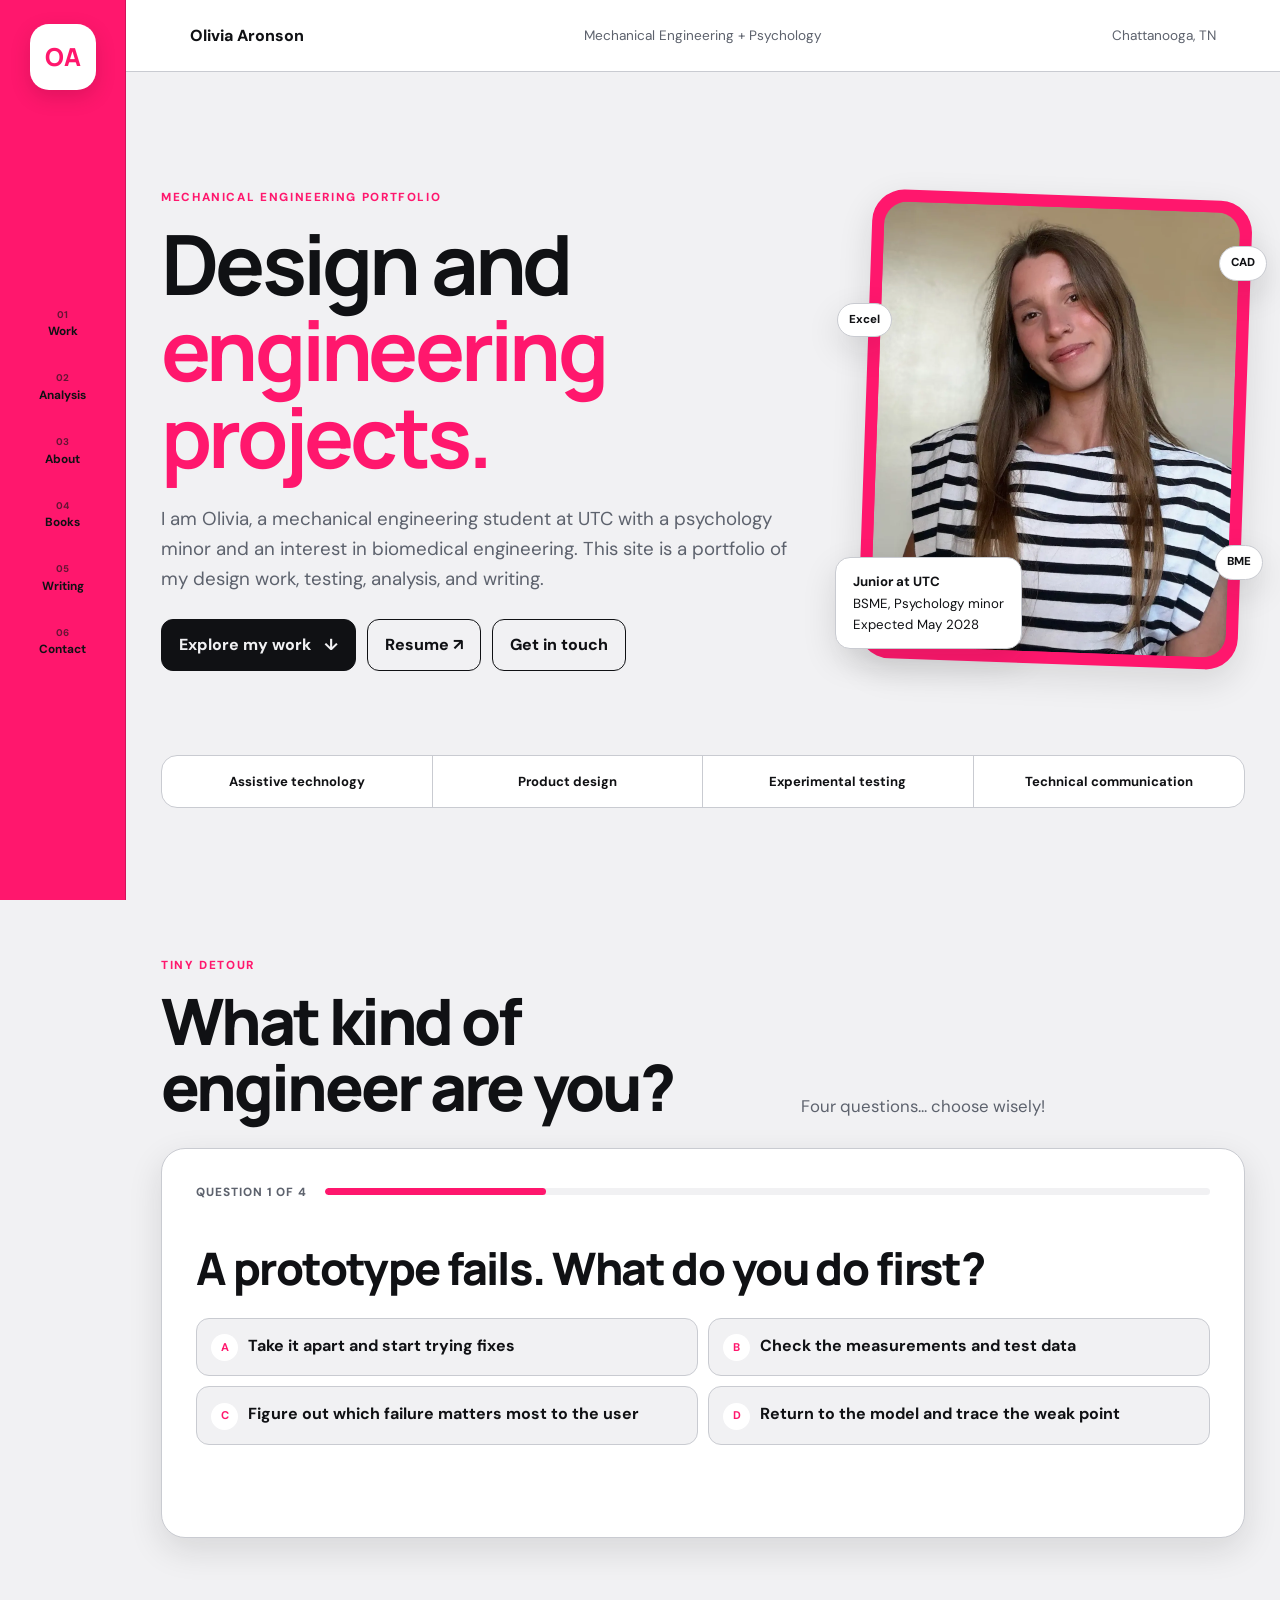
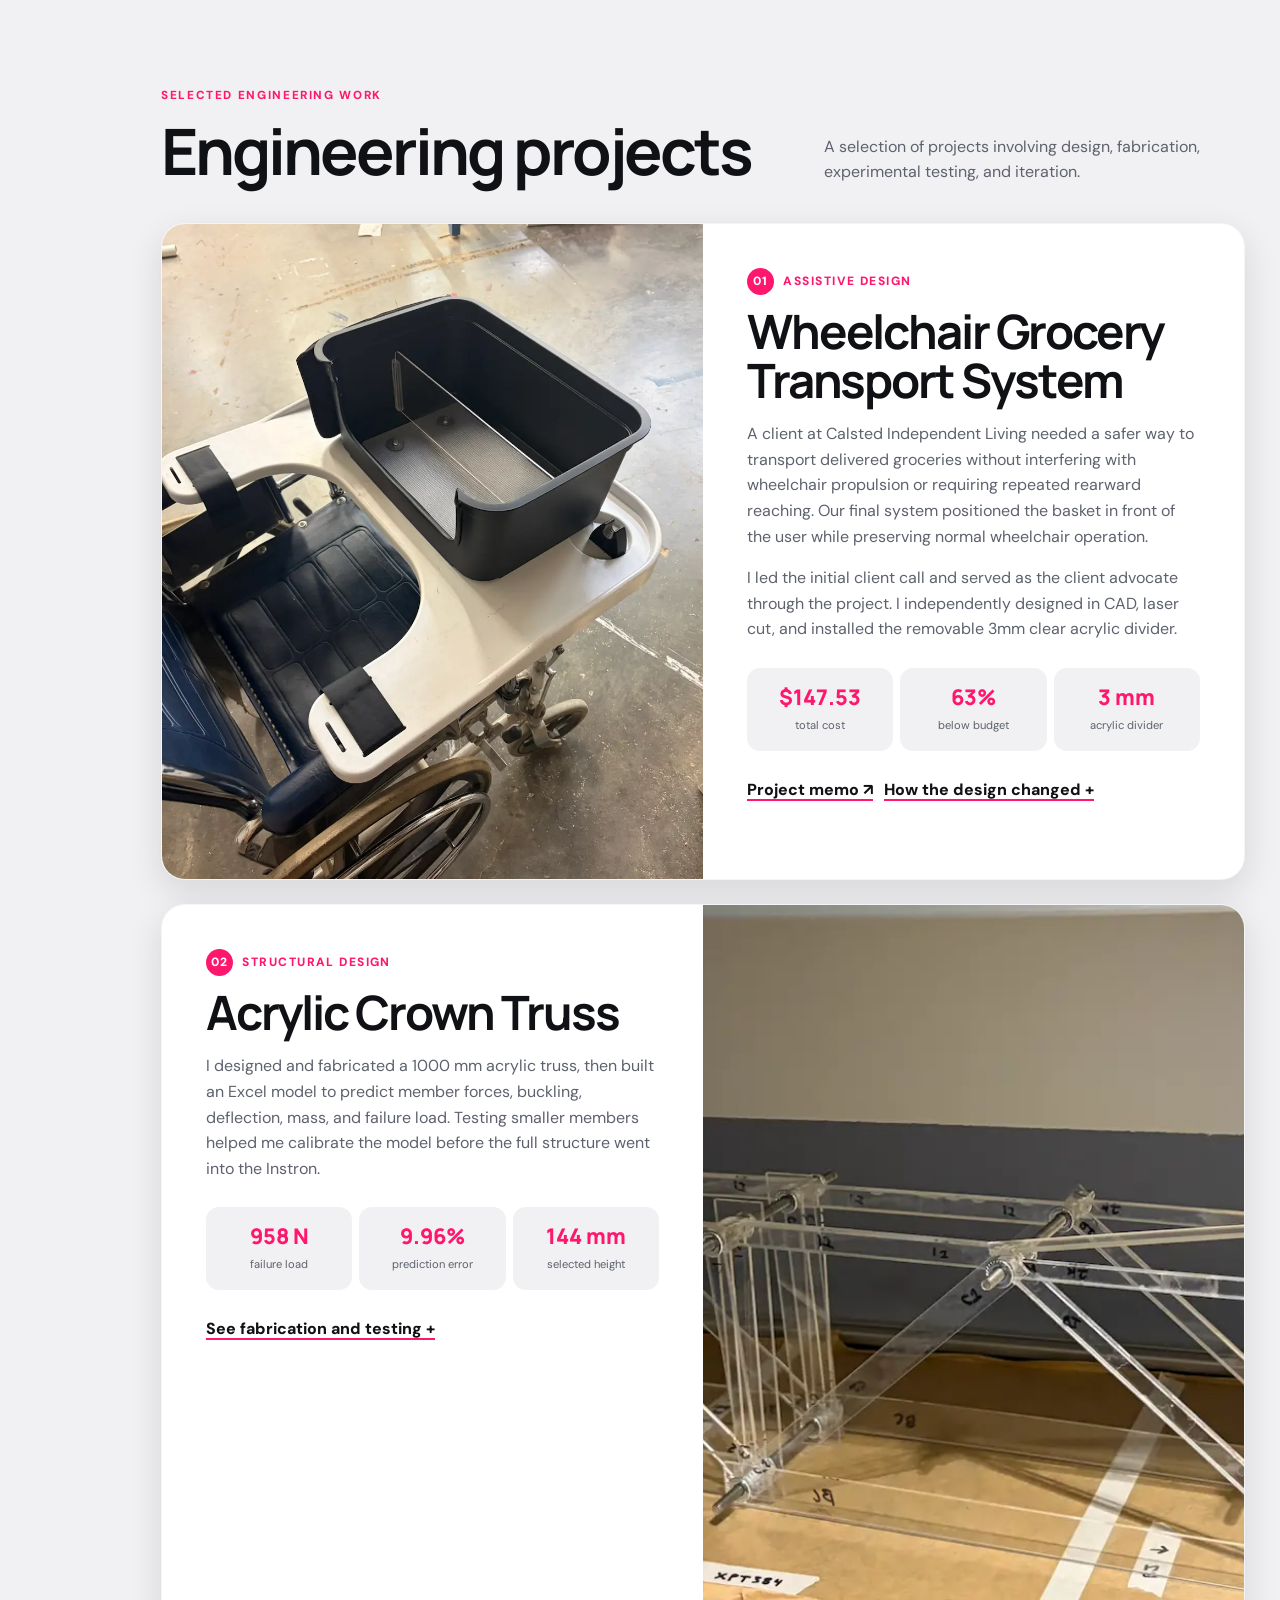
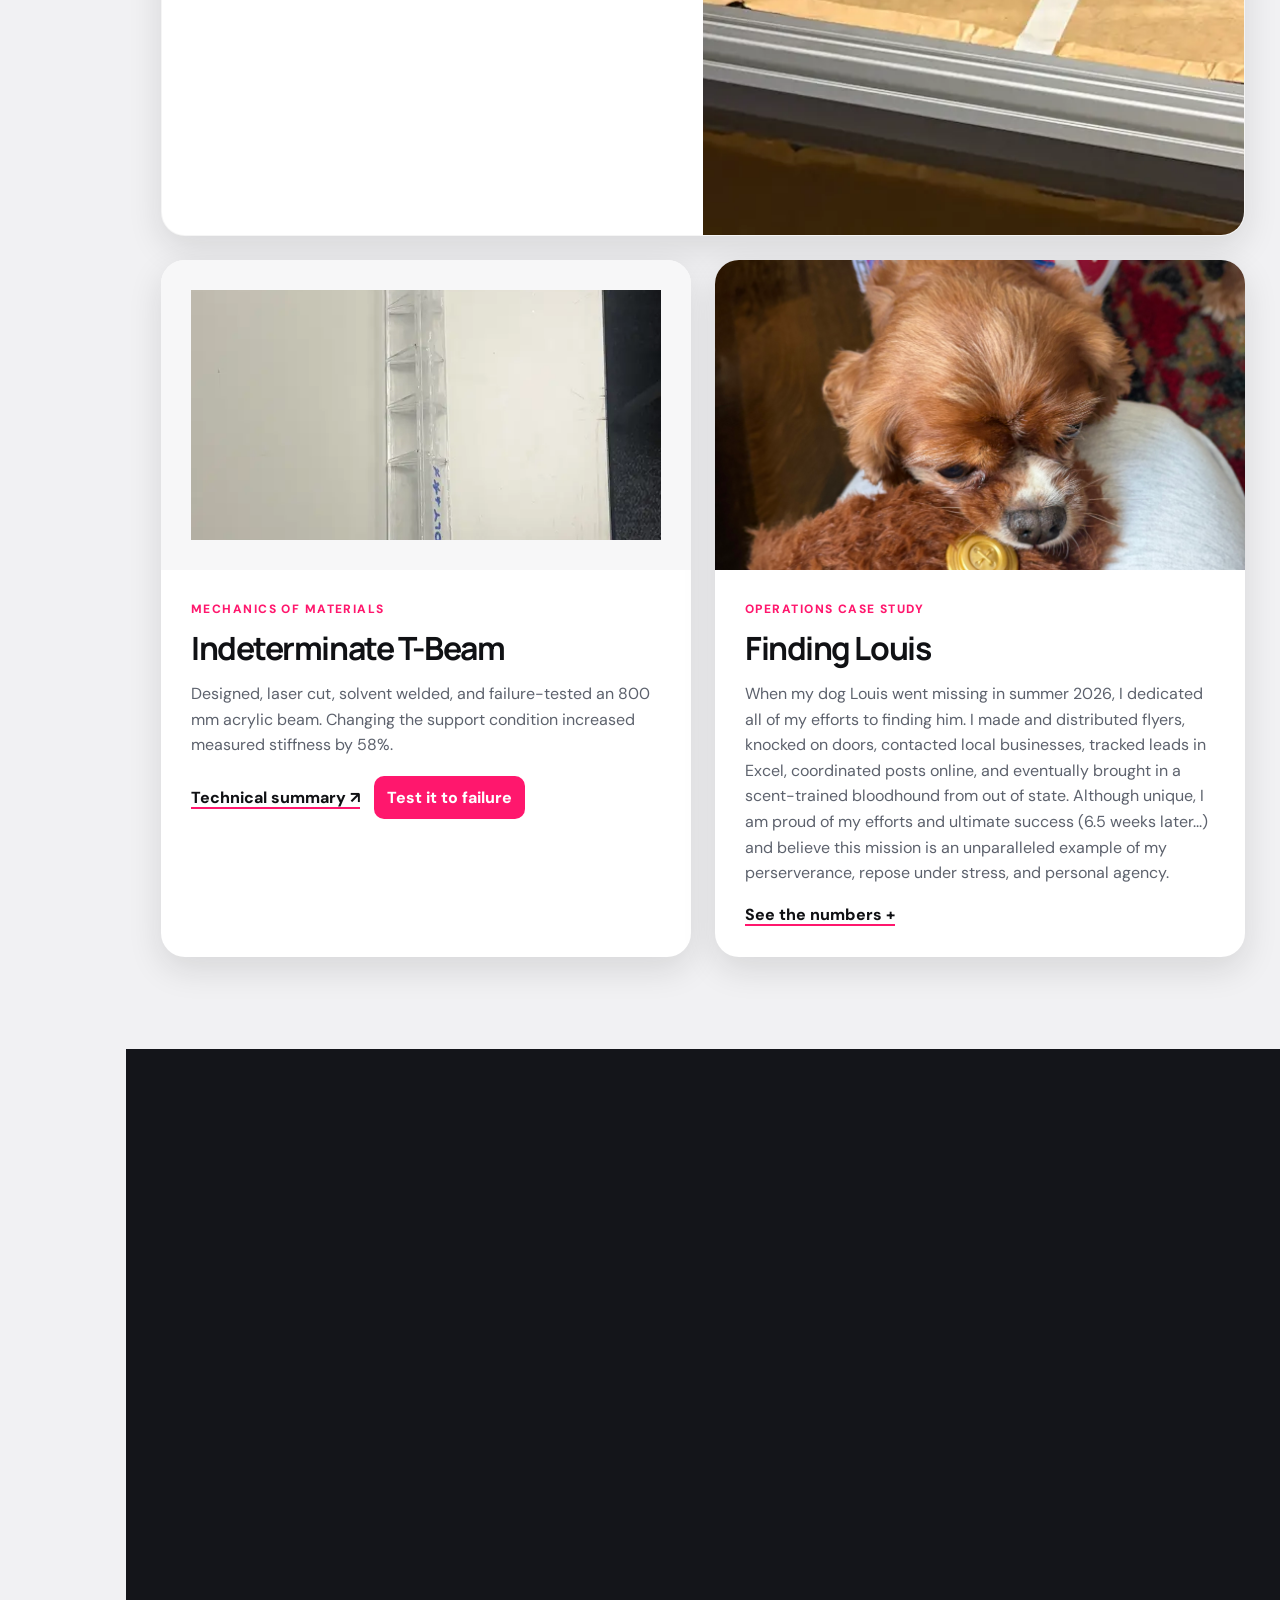
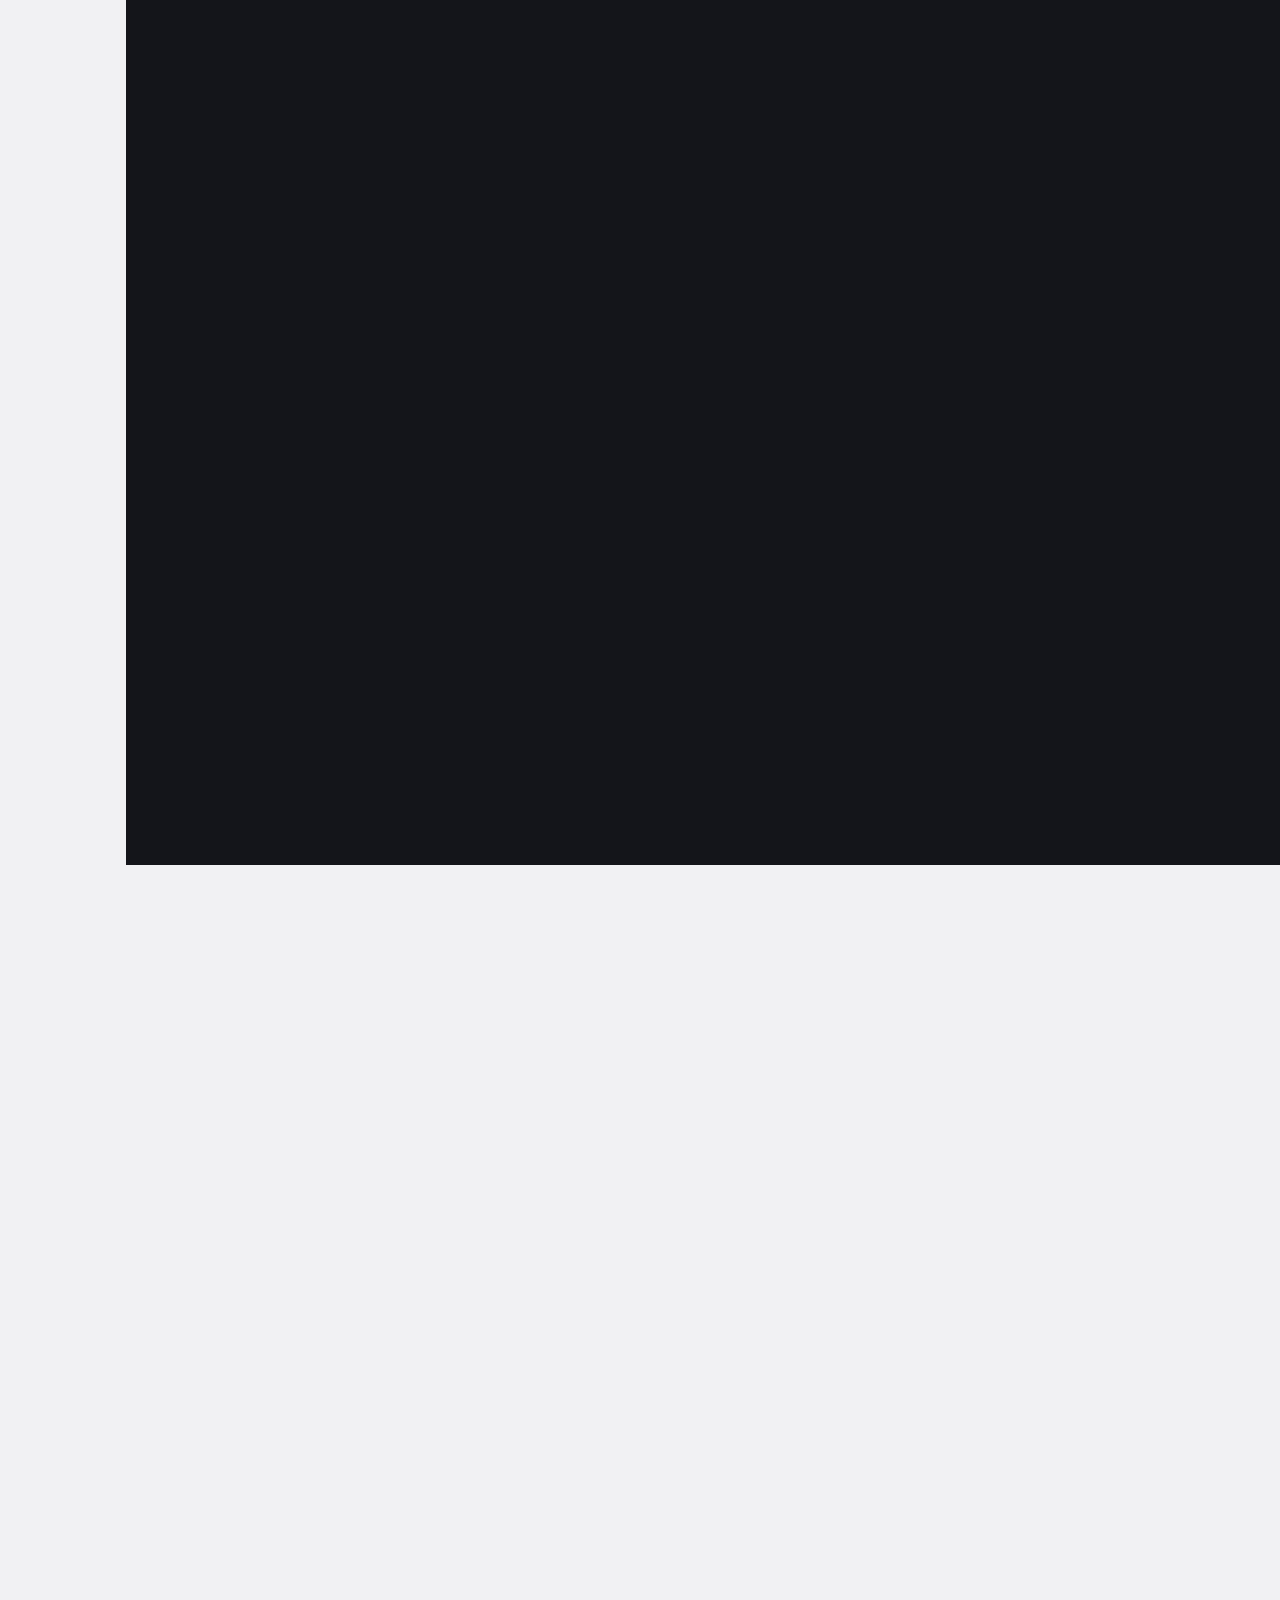
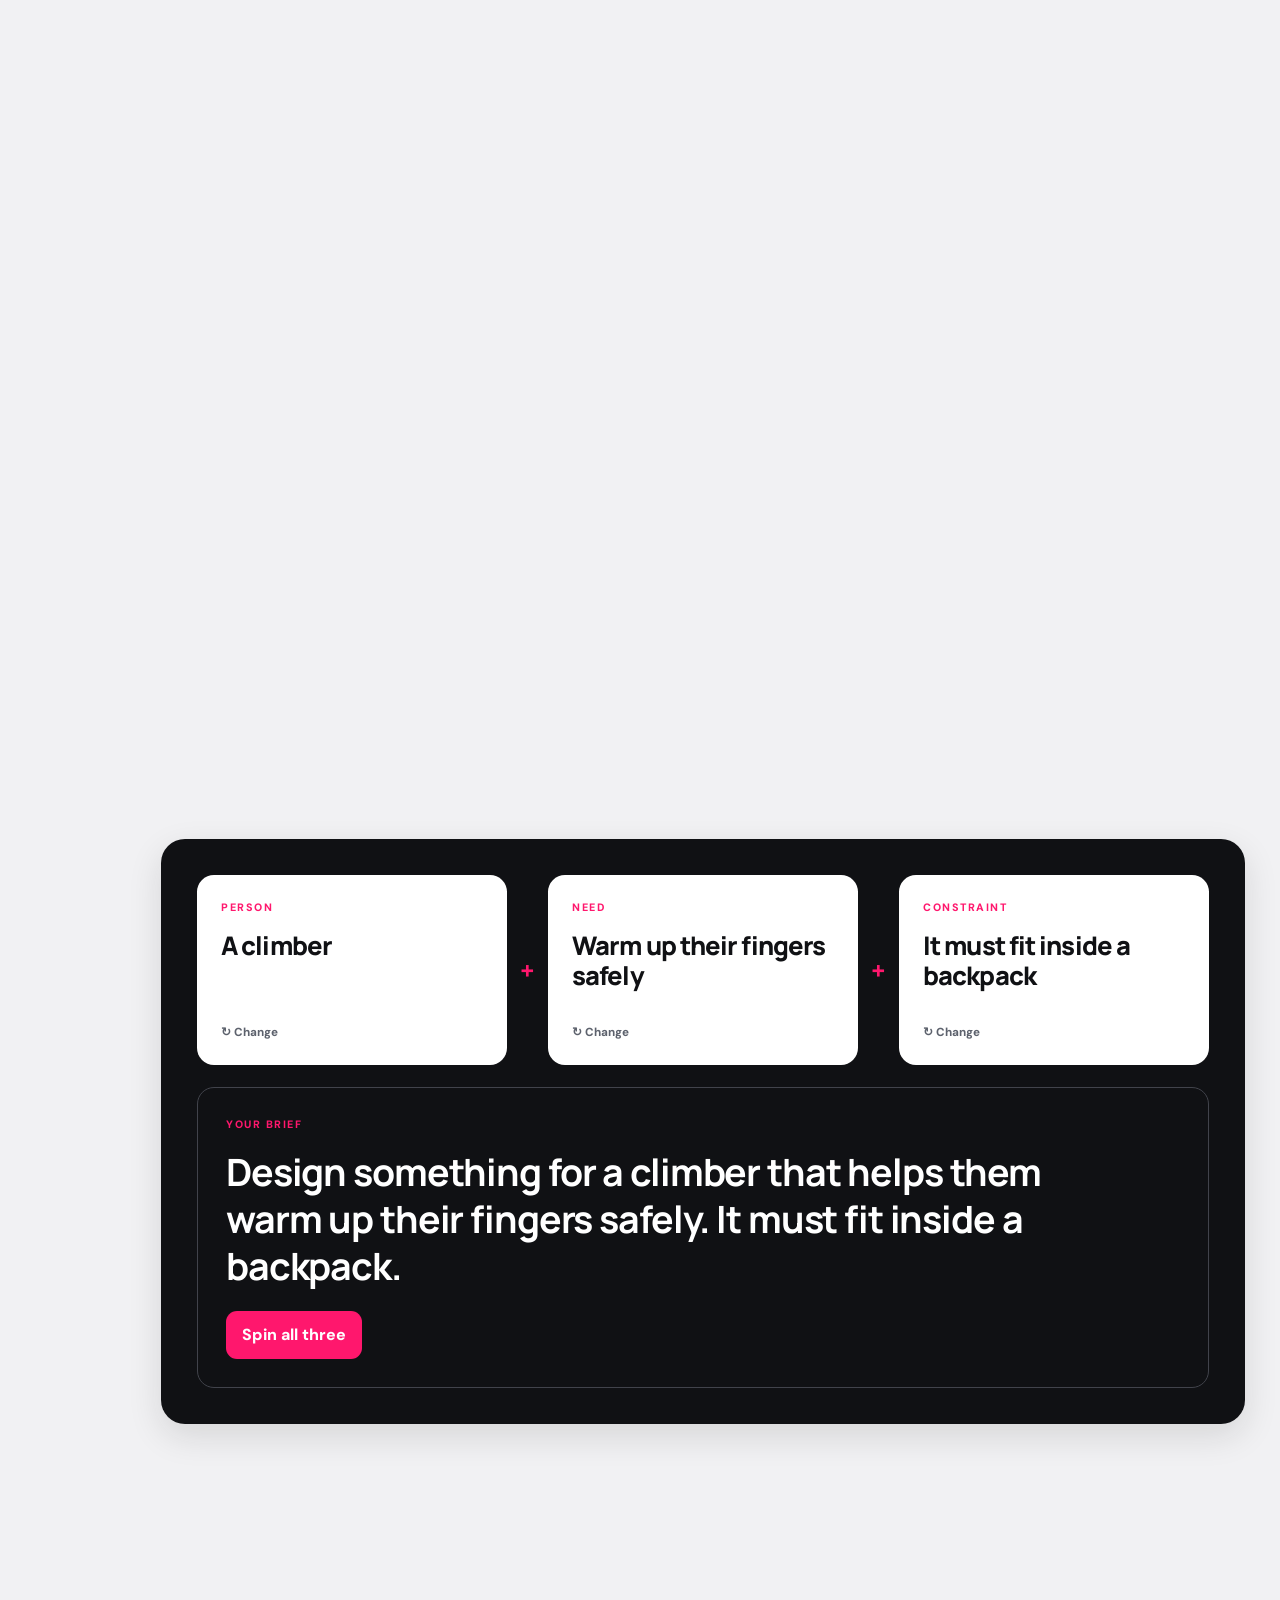
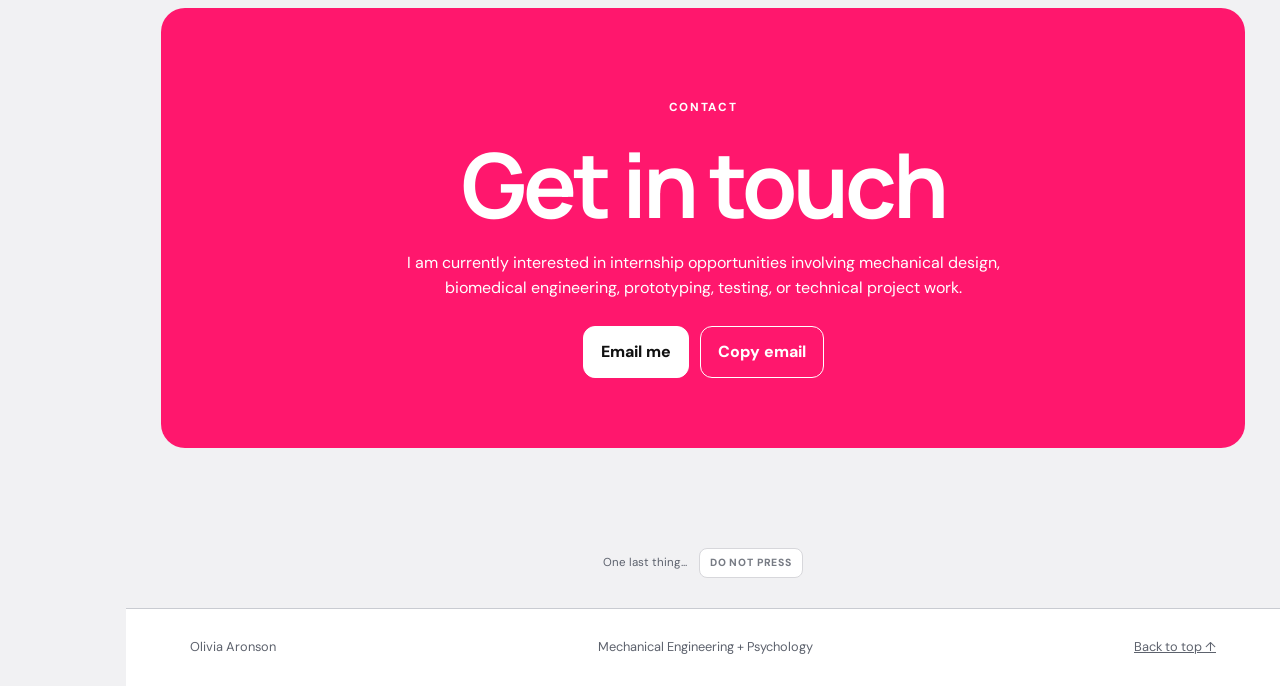
<file: index.html>
<!doctype html>
<html lang="en">
  <head>
    <meta charset="utf-8" />
    <meta name="viewport" content="width=device-width,initial-scale=1" />
    <meta
      name="description"
      content="Mechanical engineering portfolio of Olivia Aronson, featuring assistive design, structural testing, CAD, fabrication, data analysis, and technical writing."
    />
    <meta name="theme-color" content="#ff176d" />
    <title>Olivia Aronson | Mechanical Engineering</title>
    <link rel="preconnect" href="https://fonts.googleapis.com" />
    <link rel="preconnect" href="https://fonts.gstatic.com" crossorigin />
    <link
      href="https://fonts.googleapis.com/css2?family=DM+Sans:wght@400;500;600;700&family=Manrope:wght@500;600;700;800&display=swap"
      rel="stylesheet"
    />
    <link rel="stylesheet" href="styles.css?v=20260922-games" />
    <link
      rel="icon"
      href="data:image/svg+xml,%3Csvg xmlns='http://www.w3.org/2000/svg' viewBox='0 0 64 64'%3E%3Crect width='64' height='64' rx='16' fill='%23ff176d'/%3E%3Cpath d='M15 46 29 17h7l13 29h-9l-2-6H26l-3 6Zm14-13h6l-3-8Z' fill='white'/%3E%3C/svg%3E"
    />
  </head>
  <body>
    <a class="skip" href="#main">Skip to content</a>
    <aside class="rail" aria-label="Primary navigation">
      <a class="mark" href="#home" aria-label="Olivia Aronson, home">OA</a>
      <nav>
        <a href="#work" data-nav="work"><span>01</span>Work</a>
        <a href="#analysis" data-nav="analysis"><span>02</span>Analysis</a>
        <a href="#about" data-nav="about"><span>03</span>About</a>
        <a href="#books" data-nav="books"><span>04</span>Books</a>
        <a href="#writing" data-nav="writing"><span>05</span>Writing</a>
        <a href="#contact" data-nav="contact"><span>06</span>Contact</a>
      </nav>
    </aside>

    <div class="site-shell">
      <header class="topline">
        <a href="#home">Olivia Aronson</a>
        <p>Mechanical Engineering + Psychology</p>
        <span>Chattanooga, TN</span>
      </header>

      <main id="main">
        <!-- HOME -->
        <section class="hero section" id="home">
          <div class="hero-copy reveal">
            <p class="kicker">Mechanical engineering portfolio</p>
            <h1>Design and <em>engineering projects.</em></h1>
            <p class="hero-text">
              I am Olivia, a mechanical engineering student at UTC with a
              psychology minor and an interest in biomedical engineering. This
              site is a portfolio of my design work, testing, analysis, and
              writing.
            </p>
            <div class="button-row">
              <a class="button primary" href="#work"
                >Explore my work <span>↓</span></a
              >
              <a class="button secondary" href="resume.html" target="_blank"
                >Resume ↗</a
              ><a class="button secondary" href="#contact">Get in touch</a>
            </div>
          </div>
          <div class="hero-portrait reveal">
            <div class="portrait-frame">
              <img
                src="assets/olivia-profile.webp"
                alt="Portrait of Olivia Aronson"
              />
            </div>
            <p>
              <strong>Junior at UTC</strong><br />BSME, Psychology minor<br />Expected
              May 2028
            </p>
            <div class="orbit orbit-one">CAD</div>
            <div class="orbit orbit-two">Excel</div>
            <div class="orbit orbit-three">BME</div>
          </div>
          <div class="hero-strip reveal" aria-label="Areas of focus">
            <span>Assistive technology</span><span>Product design</span
            ><span>Experimental testing</span
            ><span>Technical communication</span>
          </div>
        </section>

        <!-- ENGINEERING PERSONALITY QUIZ -->
        <section class="section quiz-section" id="quiz">
          <div class="quiz-heading reveal">
            <div>
              <p class="kicker">Tiny detour</p>
              <h2>What kind of engineer are you?</h2>
            </div>
            <p>Four questions... choose wisely!</p>
          </div>

          <div class="quiz-card reveal">
            <div class="quiz-progress">
              <span id="quiz-count">Question 1 of 4</span>
              <div class="quiz-progress-track" aria-hidden="true">
                <i id="quiz-progress-bar"></i>
              </div>
            </div>
            <div id="quiz-content" aria-live="polite"></div>
          </div>
        </section>

        <!-- WORK -->
        <section class="section" id="work">
          <div class="section-heading reveal">
            <p class="kicker">Selected engineering work</p>
            <h2>Engineering projects</h2>
            <p>
              A selection of projects involving design, fabrication,
              experimental testing, and iteration.
            </p>
          </div>

          <article class="feature-card reveal">
            <div class="feature-image wheelchair-feature">
              <img
                class="wheelchair-main-photo"
                src="assets/wheelchair-final.webp"
                alt="Completed wheelchair grocery transport system"
              />
            </div>
            <div class="feature-content">
              <div class="card-label"><span>01</span> Assistive design</div>
              <h3>Wheelchair Grocery Transport System</h3>
              <p>
                A client at Calsted Independent Living needed a safer way to
                transport delivered groceries without interfering with
                wheelchair propulsion or requiring repeated rearward reaching.
                Our final system positioned the basket in front of the user
                while preserving normal wheelchair operation.
              </p>
              <p>
                I led the initial client call and served as the client advocate through the project.
                I independently designed in CAD, laser
                cut, and installed the removable 3mm clear acrylic divider.
              </p>
              <div class="stat-row">
                <div><strong>$147.53</strong><span>total cost</span></div>
                <div><strong>63%</strong><span>below budget</span></div>
                <div><strong>3 mm</strong><span>acrylic divider</span></div>
              </div>
              <div class="button-row">
                <a class="text-link" href="wheelchair-memo.html" target="_blank"
                  >Project memo ↗</a
                ><button
                  class="text-link detail-toggle"
                  type="button"
                  aria-expanded="false"
                  aria-controls="wheelchair-more"
                >
                  How the design changed +
                </button>
              </div>
              <div class="expandable" id="wheelchair-more">
                <div>
                  <p>
                    The early concepts were much larger and more complicated.
                    Client feedback made the real constraints obvious: weight,
                    reach, strap tension, and access mattered more than adding
                    mechanisms. The final design became simpler as we
                    learned more.
                  </p>
                  <div class="wheelchair-detail-gallery">
                    <img
                      src="assets/wheelchair-cad-new.webp"
                      alt="CAD model of the wheelchair transport system"
                    /><img
                      src="assets/IMG_1682.jpeg"
                      alt="Laser cutting setup for the acrylic divider"
                    /><img
                      src="assets/IMG_1744.jpeg"
                      alt="Acrylic divider installed in the basket"
                    />
                  </div>
                </div>
              </div>
            </div>
          </article>

          <article class="feature-card reverse reveal">
            <div class="feature-image">
              <img
                src="assets/truss-final.webp"
                alt="Clear acrylic crown truss bridge"
              />
            </div>
            <div class="feature-content">
              <div class="card-label"><span>02</span> Structural design</div>
              <h3>Acrylic Crown Truss</h3>
              <p>
                I designed and fabricated a 1000 mm acrylic truss, then built an
                Excel model to predict member forces, buckling, deflection,
                mass, and failure load. Testing smaller members helped me
                calibrate the model before the full structure went into the
                Instron.
              </p>
              <div class="stat-row">
                <div><strong>958 N</strong><span>failure load</span></div>
                <div><strong>9.96%</strong><span>prediction error</span></div>
                <div><strong>144 mm</strong><span>selected height</span></div>
              </div>
              <div class="button-row">
                <button
                  class="text-link detail-toggle"
                  type="button"
                  aria-expanded="false"
                  aria-controls="truss-more"
                >
                  See fabrication and testing +
                </button>
              </div>
              <div class="expandable gallery-three" id="truss-more">
                <img
                  src="assets/truss-build.webp"
                  alt="Truss clamped during assembly"
                /><img
                  src="assets/truss-test.webp"
                  alt="Truss in Instron test frame"
                /><img src="assets/truss-final.webp" alt="Finished truss" />
              </div>
            </div>
          </article>

          <div class="project-grid">
            <article class="small-card beam-card reveal">
              <div class="beam-photo beam-test-stage">
                <img
                  src="assets/beam-final.webp"
                  alt="Laminated acrylic T-beam"
                />
                <div class="load-arrow" aria-hidden="true">
                  <span>LOAD</span>↓
                </div>
                <div class="crack-mark" aria-hidden="true">⚡</div>
              </div>
              <div>
                <p class="card-label">Mechanics of materials</p>
                <h3>Indeterminate T-Beam</h3>
                <p>
                  Designed, laser cut, solvent welded, and failure-tested an 800
                  mm acrylic beam. Changing the support condition increased
                  measured stiffness by 58%.
                </p>
                <div class="beam-actions">
                  <a
                    class="text-link"
                    href="https://github.com/OliviaAronson/OliviaAronson.github.io/raw/main/documents/beam-technical-summary.pdf"
                    target="_blank"
                    >Technical summary ↗</a
                  ><button class="beam-test-button" type="button">
                    Test it to failure
                  </button>
                </div>
                <p class="beam-test-result" aria-live="polite"></p>
              </div>
            </article>
            <article class="small-card louis-card reveal">
              <img
                src="assets/IMG_4363.jpeg"
                alt="Louis, the Cavalier King Charles Spaniel at the center of the search case study"
              />
              <div>
                <p class="card-label">Operations case study</p>
                <h3>Finding Louis</h3>
                <p>
                  When my dog Louis went missing in summer 2026, I dedicated all of my efforts to finding him. 
                  I made and distributed flyers, knocked on doors, contacted local businesses, tracked leads in
                  Excel, coordinated posts online, and eventually brought in a
                  scent-trained bloodhound from out of state. Although unique, I am proud of my efforts and ultimate success
                  (6.5 weeks later...) and believe this mission is an unparalleled example of my perserverance, 
                  repose under stress, and personal agency. 
                </p>
                <button
                  class="text-link detail-toggle"
                  type="button"
                  aria-expanded="false"
                  aria-controls="louis-more"
                >
                  See the numbers +
                </button>
                <div class="expandable" id="louis-more">
                  <ul>
                    <li>500+ weatherproofed flyers</li>
                    <li>200+ doors knocked</li>
                    <li>90 businesses contacted</li>
                    <li>20+ business reposts</li>
                    <li>Excel lead log and shared Drive system</li>
                  </ul>
                </div>
              </div>
            </article>
          </div>
        </section>

        <!-- ANALYSIS -->
        <section class="section analysis-section" id="analysis">
          <div class="section-heading reveal">
            <p class="kicker">Data + technical communication</p>
            <h2>Analysis and technical communication</h2>
            <p>
              Examples of how I document experimental work, analyze results, and
              communicate engineering decisions.
            </p>
          </div>
          <div class="analysis-grid">
            <article class="analysis-card reveal">
              <span class="analysis-icon">ƒx</span>
              <h3>Data analysis</h3>
              <p>
                Least-squares regression, curve fitting, residuals, R²
                comparison, outlier screening, and engineering plots completed
                in Excel and checked through manual calculation.
              </p>
              <div class="mini-chart" aria-label="Decorative regression chart">
                <i style="height: 25%"></i><i style="height: 42%"></i
                ><i style="height: 40%"></i><i style="height: 67%"></i
                ><i style="height: 82%"></i><b></b>
              </div>
              <a
                class="button secondary"
                href="https://github.com/OliviaAronson/OliviaAronson.github.io/raw/main/documents/data-analysis-lab-report.pdf"
                target="_blank"
                >View analysis report ↗</a
              >
            </article>
            <article class="analysis-card reveal">
              <span class="analysis-icon">A4</span>
              <h3>Technical writing</h3>
              <p>
                My technical writing focuses on documenting methods, design
                requirements, results, and differences between experimental and
                theoretical behavior.
              </p>
              <div class="document-links">
                <a href="wheelchair-memo.html" target="_blank"
                  ><b>Wheelchair project memo</b
                  ><span>Requirements + design + testing ↗</span></a
                ><a
                  href="https://github.com/OliviaAronson/OliviaAronson.github.io/raw/main/documents/beam-technical-summary.pdf"
                  target="_blank"
                  ><b>Beam technical summary</b
                  ><span>Design + failure analysis ↗</span></a
                >
              </div>
            </article>
            <article class="analysis-card reveal">
              <span class="analysis-icon">Aa</span>
              <h3>Writing sample</h3>
              <p>
                A two-page essay on workplace quality
                and the tension between mission-driven work and sustainable
                employment.
              </p>
              <a
                class="button secondary"
                href="writing-sample.html"
                target="_blank"
                >Read writing sample ↗</a
              >
            </article>
          </div>
          <div class="toolbelt reveal">
            <p>Skillset</p>
            <div>
              <span>SolidWorks</span><span>Excel</span><span>Maple</span
              ><span>LightBurn</span><span>BossLaser</span
              ><span>Instron testing</span><span>CAD</span
              ><span>Laser cutting</span><span>Prototyping</span
              ><span>Experimental data analysis</span
              ><span>Technical writing</span><span>Google Workspace</span>
              <span>CSS</span><span>HTML</span><span>Leadership</span>
            </div>
          </div>
        </section>

        <!-- ABOUT -->
        <section class="section about-section" id="about">
          <div class="about-grid">
            <div class="about-copy reveal">
              <p class="kicker">Outside engineering</p>
              <h2>Rock climbing</h2>
              <p>
                I have been rock climbing for three years and strength training
                for four. I plan my own training around performance,
                recovery, and injury prevention.
              </p>
              <p>
                That interest overlaps naturally with biomechanics and with my
                broader interest in engineering for human movement and assistive
                technology.
              </p>
            </div>
            <div class="climb-collage reveal">
              <img
                src="assets/climbing-2.webp"
                alt="Olivia rock climbing outdoors"
              /><img
                src="assets/climbing-4.webp"
                alt="Olivia bouldering on sandstone"
              /><img
                src="assets/climbing-5.webp"
                alt="Olivia climbing beneath an overhang"
              />
            </div>
          </div>

          <div class="memory-game reveal" aria-labelledby="memory-title">
            <div class="memory-intro">
              <div>
                <p class="kicker">A mini game</p>
                <h2 id="memory-title">A few things about me</h2>
                <p>Match the cards to uncover.</p>
              </div>
              <div class="memory-toolbar" aria-label="Game status">
                <span><b id="memory-moves">0</b> moves</span>
                <span><b id="memory-matches">0</b>/6 matched</span>
                <button id="memory-reset" type="button">Shuffle again</button>
              </div>
            </div>

            <div class="memory-layout">
              <div
                class="memory-grid"
                id="memory-grid"
                role="grid"
                aria-label="Memory matching game"
              ></div>
              <aside class="memory-fact" aria-live="polite">
                <p class="memory-fact-label">UNLOCKED FACT</p>
                <span class="memory-fact-icon" aria-hidden="true">?</span>
                <h3>Find your first pair</h3>
                <p>
                  Each match reveals a small piece of my life outside a project
                  title.
                </p>
              </aside>
            </div>
          </div>
        </section>

        <!-- BOOKS -->
        <section class="section books-section" id="books">
          <div class="section-heading reveal">
            <p class="kicker">On my shelf</p>
            <h2>Five books I keep thinking about</h2>
            <p>
              These are five books that have stuck with me. Click a spine to see
              why I adore each title. 
            </p>
          </div>
          <div class="bookshelf-card reveal">
            <div class="bookshelf" aria-label="Olivia's favorite books">
              <div class="book-row">
                <button
                  class="book book-one active"
                  type="button"
                  data-book="0"
                  aria-pressed="true"
                >
                  <span class="book-title">The Little Book of Big Change</span>
                  <span class="book-author">Amy Johnson</span>
                </button>
                <button
                  class="book book-two"
                  type="button"
                  data-book="1"
                  aria-pressed="false"
                >
                  <span class="book-title">The Omnivore's Dilemma</span>
                  <span class="book-author">Michael Pollan</span>
                </button>
                <button
                  class="book book-three"
                  type="button"
                  data-book="2"
                  aria-pressed="false"
                >
                  <span class="book-title">The Secret History</span>
                  <span class="book-author">Donna Tartt</span>
                </button>
                <button
                  class="book book-four"
                  type="button"
                  data-book="3"
                  aria-pressed="false"
                >
                  <span class="book-title">The Road</span>
                  <span class="book-author">Cormac McCarthy</span>
                </button>
                <button
                  class="book book-five"
                  type="button"
                  data-book="4"
                  aria-pressed="false"
                >
                  <span class="book-title"
                    >On Earth We're Briefly Gorgeous</span
                  >
                  <span class="book-author">Ocean Vuong</span>
                </button>
              </div>
              <div class="shelf-edge"><span>click a spine</span></div>
            </div>
            <article class="book-detail" aria-live="polite">
              <p class="book-number">BOOK 01</p>
              <h3>The Little Book of Big Change</h3>
              <p class="book-byline">Amy Johnson</p>
              <p class="book-note">
                This book was pivotal in changing how I think about my own
                thoughts and awareness. It helped me step outside an immediate feeling or
                habit long enough to see it as something happening, not
                something that has to control what I do or who I am. 
              </p>
            </article>
          </div>
        </section>

        <!-- WRITING -->
        <section class="section writing-section" id="writing">
          <div class="writing-card reveal">
            <div>
              <p class="kicker">Creative writing</p>
              <h2>Selected writing</h2>
              <p>
                I also write poetry and short-form creative work. This is one
                piece I chose to include here.
              </p>
              <button class="button primary" type="button" id="open-poem">
                Read “Again”
              </button>
            </div>
            <blockquote>
              “What are we if not residue<br />if not fingertips fogging up
              glass”
            </blockquote>
          </div>
        </section>

        <!-- DESIGN PROMPT GENERATOR -->
        <section class="section prompt-section" id="build-next">
          <div class="prompt-heading reveal">
            <div>
              <p class="kicker">Design prompt generator</p>
              <h2>What should I build next?</h2>
            </div>
            <p>
              Spin all three, or change one piece at a time. Every need is tied
              to the person it serves, so the prompt should actually make sense.
            </p>
          </div>

          <div class="prompt-machine reveal">
            <div class="prompt-slots">
              <article class="prompt-slot">
                <p>PERSON</p>
                <strong id="prompt-person">A climber</strong>
                <button type="button" data-prompt-spin="person">
                  ↻ Change
                </button>
              </article>
              <span class="prompt-plus" aria-hidden="true">+</span>
              <article class="prompt-slot">
                <p>NEED</p>
                <strong id="prompt-need">Warm up their fingers safely</strong>
                <button type="button" data-prompt-spin="need">↻ Change</button>
              </article>
              <span class="prompt-plus" aria-hidden="true">+</span>
              <article class="prompt-slot">
                <p>CONSTRAINT</p>
                <strong id="prompt-constraint"
                  >It must fit in a backpack</strong
                >
                <button type="button" data-prompt-spin="constraint">
                  ↻ Change
                </button>
              </article>
            </div>

            <div class="prompt-output">
              <p>YOUR BRIEF</p>
              <h3 id="prompt-brief"></h3>
              <button
                class="prompt-spin-all"
                id="prompt-spin-all"
                type="button"
              >
                Spin all three
              </button>
            </div>
          </div>
        </section>

        <!-- CONTACT -->
        <section class="section contact-section" id="contact">
          <div class="contact-card reveal">
            <p class="kicker">Contact</p>
            <h2>Get in touch</h2>
            <p>
              I am currently interested in internship opportunities involving
              mechanical design, biomedical engineering, prototyping, testing,
              or technical project work. 
            </p>
            <div class="button-row">
              <a class="button primary" href="mailto:oliviaaronson456@gmail.com"
                >Email me</a
              ><button
                class="button secondary copy-email"
                type="button"
                data-email="oliviaaronson456@gmail.com"
              >
                Copy email
              </button>
            </div>
          </div>
        </section>
      </main>
      <div class="danger-zone">
        <span>One last thing...</span>
        <button class="do-not-press" type="button">DO NOT PRESS</button>
      </div>
      <footer>
        <span>Olivia Aronson</span
        ><span>Mechanical Engineering + Psychology</span
        ><a href="#home">Back to top ↑</a>
      </footer>
      <div class="integrity-alert" role="status" aria-live="assertive">
        <strong>⚠ STRUCTURAL INTEGRITY COMPROMISED</strong
        ><span>...actually, we're fine.</span>
      </div>
    </div>

    <dialog id="poem-dialog" aria-labelledby="poem-title">
      <button class="dialog-close" type="button" aria-label="Close poem">
        ×
      </button>
      <p class="kicker">Selected poem</p>
      <h2 id="poem-title">Again</h2>
      <div class="poem">
        <p>
          There is a language in this<br /><span>in the settling dust</span
          ><br />Hardwood sighs beneath heels
        </p>
        <p>
          You speak only in soft collisions now<br /><span
            >Too busy reading the light as it bends across window sills</span
          ><br />Counting hours in the sunlight<br /><em
            >even time wants to stay close to you</em
          >
        </p>
        <p>
          What are we if not residue<br /><span
            >if not fingertips fogging up glass</span
          ><br />Something mouthed underwater<br /><span
            >vows folded in tide</span
          ><br />All consonants and quiet...
        </p>
        <p>
          All we are is what we leave behind<br /><span
            >Hands tethered to worn-out wrists</span
          ><br />Breath caught between hollow things
        </p>
        <p><em>Intimate and ultimate.</em></p>
      </div>
    </dialog>
    <div class="toast" role="status" aria-live="polite">Email copied</div>
    <script src="script.js?v=20260922-games"></script>
  </body>
</html>
</file>
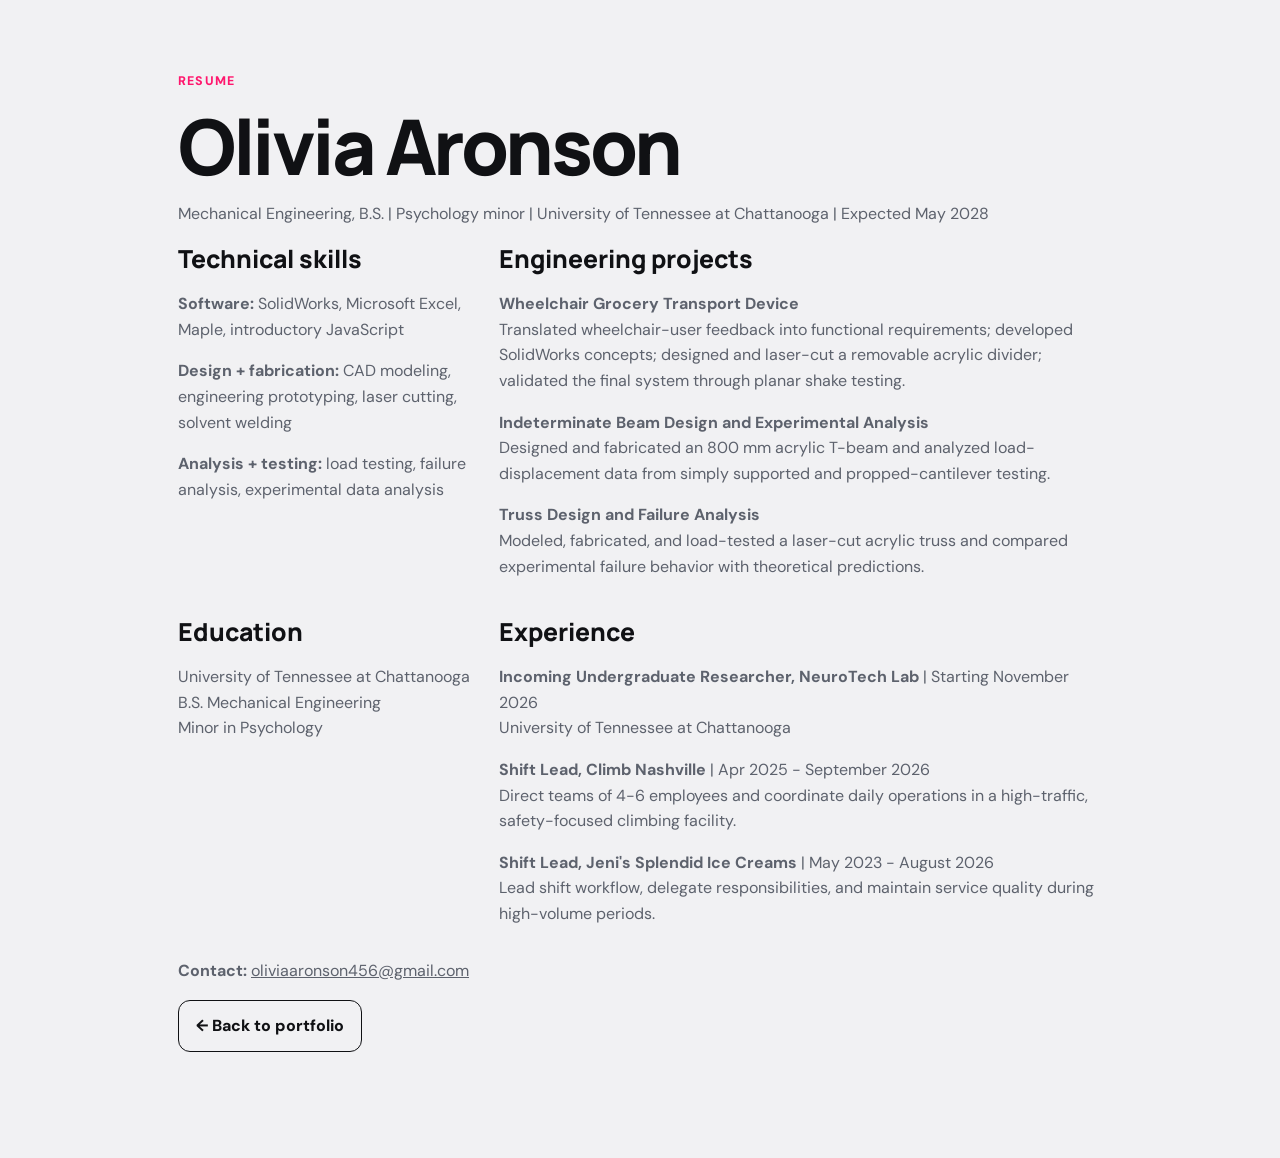
<file: resume.html>
<!doctype html><html lang="en"><head><meta charset="utf-8"><meta name="viewport" content="width=device-width,initial-scale=1"><title>Resume | Olivia Aronson</title><link rel="preconnect" href="https://fonts.googleapis.com"><link rel="preconnect" href="https://fonts.gstatic.com" crossorigin><link href="https://fonts.googleapis.com/css2?family=DM+Sans:wght@400;500;600;700&family=Manrope:wght@500;600;700;800&display=swap" rel="stylesheet"><link rel="stylesheet" href="styles.css"></head><body><main class="page-shell"><p class="meta">Resume</p><h1>Olivia Aronson</h1><p>Mechanical Engineering, B.S. | Psychology minor | University of Tennessee at Chattanooga | Expected May 2028</p><div class="resume-grid"><section><h2>Technical skills</h2><p><b>Software:</b> SolidWorks, Microsoft Excel, Maple, introductory JavaScript</p><p><b>Design + fabrication:</b> CAD modeling, engineering prototyping, laser cutting, solvent welding</p><p><b>Analysis + testing:</b> load testing, failure analysis, experimental data analysis</p></section><section><h2>Engineering projects</h2><p><b>Wheelchair Grocery Transport Device</b><br>Translated wheelchair-user feedback into functional requirements; developed SolidWorks concepts; designed and laser-cut a removable acrylic divider; validated the final system through planar shake testing.</p><p><b>Indeterminate Beam Design and Experimental Analysis</b><br>Designed and fabricated an 800 mm acrylic T-beam and analyzed load-displacement data from simply supported and propped-cantilever testing.</p><p><b>Truss Design and Failure Analysis</b><br>Modeled, fabricated, and load-tested a laser-cut acrylic truss and compared experimental failure behavior with theoretical predictions.</p></section><section><h2>Education</h2><p>University of Tennessee at Chattanooga<br>B.S. Mechanical Engineering<br>Minor in Psychology</p></section><section><h2>Experience</h2><p><b>Incoming Undergraduate Researcher, NeuroTech Lab</b> | Starting November 2026<br>University of Tennessee at Chattanooga</p><p><b>Shift Lead, Climb Nashville</b> | Apr 2025 - September 2026<br>Direct teams of 4-6 employees and coordinate daily operations in a high-traffic, safety-focused climbing facility.</p><p><b>Shift Lead, Jeni's Splendid Ice Creams</b> | May 2023 - August 2026<br>Lead shift workflow, delegate responsibilities, and maintain service quality during high-volume periods.</p></section></div><p><b>Contact:</b> <a href="mailto:oliviaaronson456@gmail.com">oliviaaronson456@gmail.com</a></p><p><a class="button secondary" href="index.html">← Back to portfolio</a></p></main></body></html>
</file>
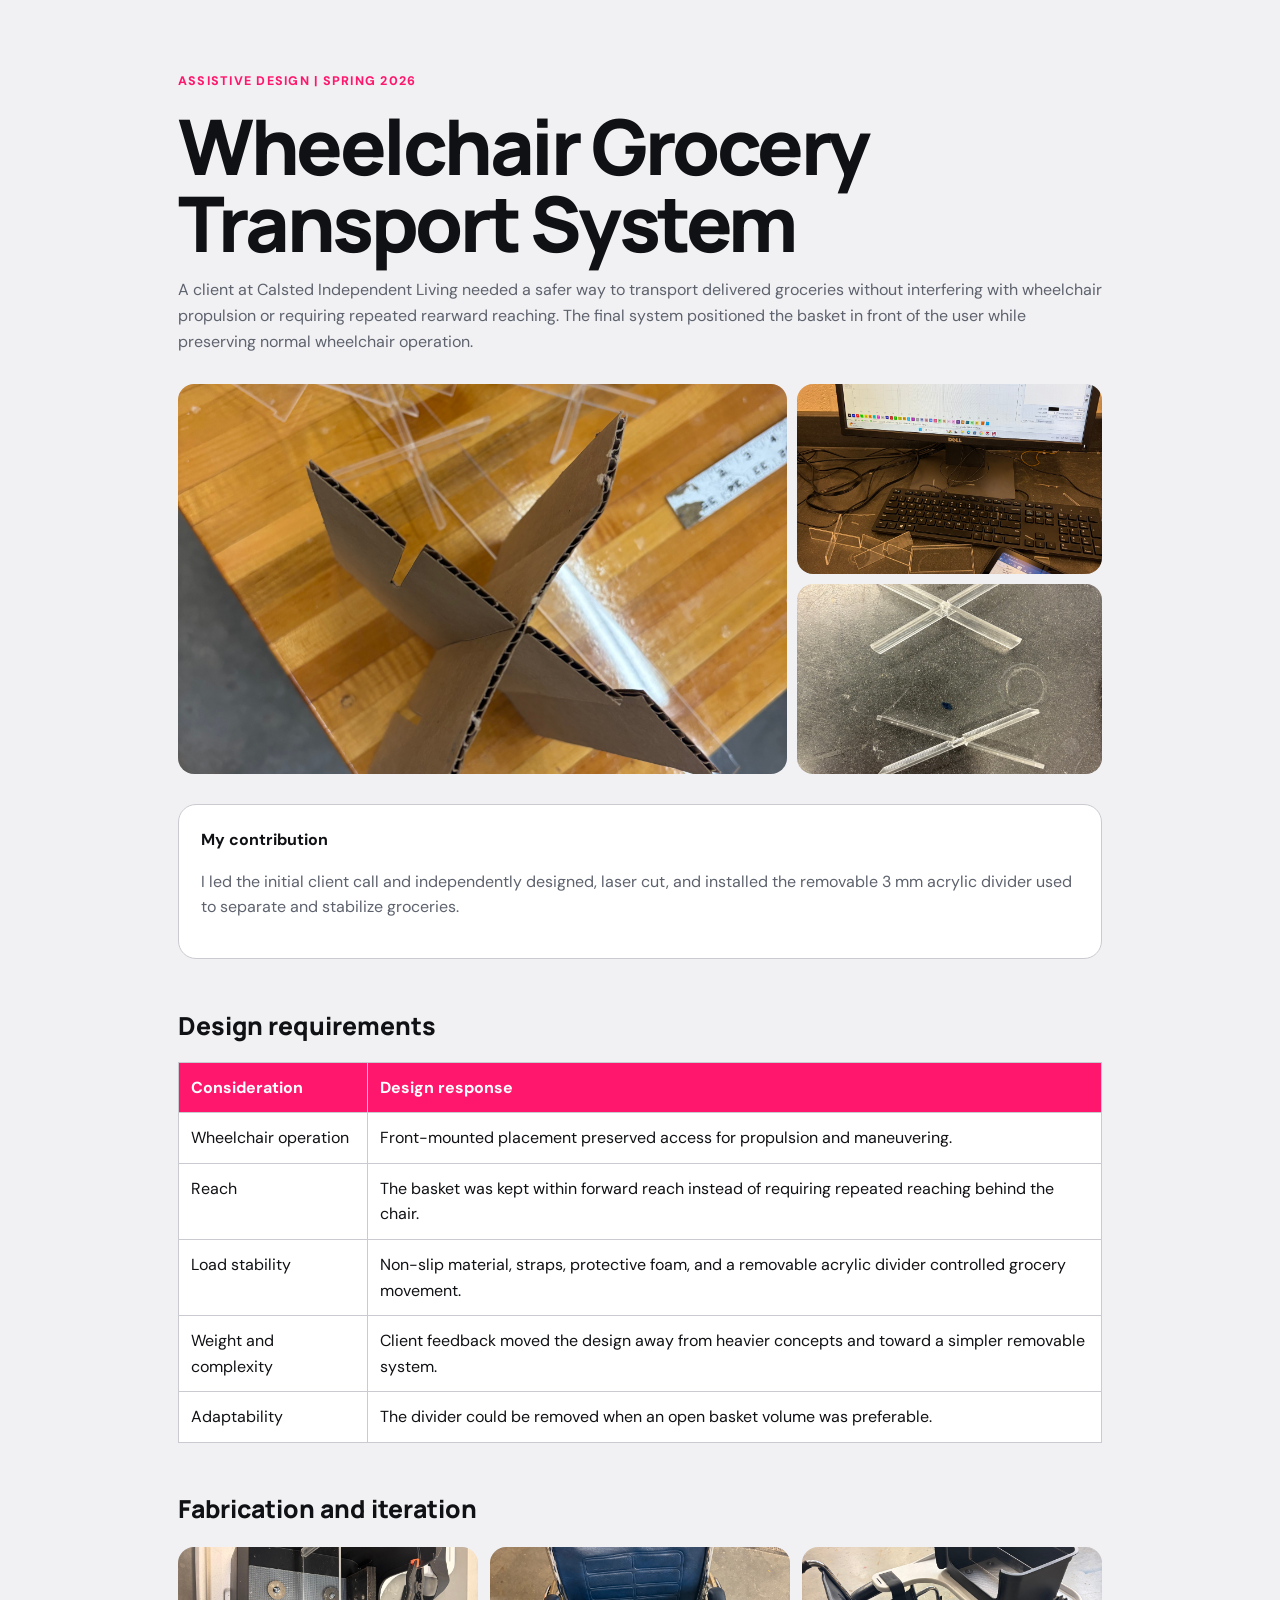
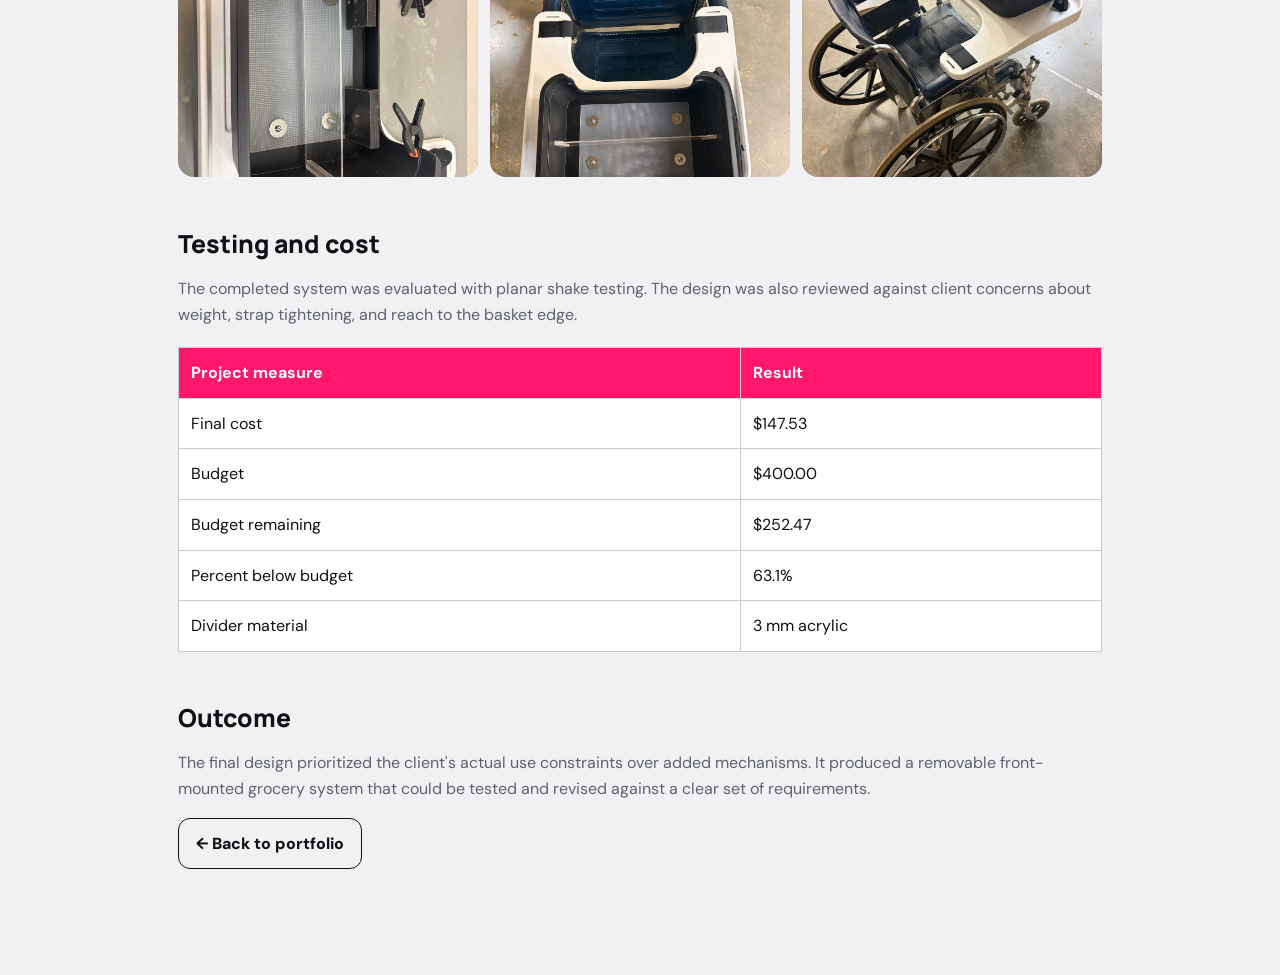
<file: wheelchair-memo.html>
<!doctype html><html lang="en"><head><meta charset="utf-8"><meta name="viewport" content="width=device-width,initial-scale=1"><title>Wheelchair Project Memo | Olivia Aronson</title><link rel="preconnect" href="https://fonts.googleapis.com"><link rel="preconnect" href="https://fonts.gstatic.com" crossorigin><link href="https://fonts.googleapis.com/css2?family=DM+Sans:wght@400;500;600;700&family=Manrope:wght@500;600;700;800&display=swap" rel="stylesheet"><link rel="stylesheet" href="styles.css"></head><body><main class="page-shell"><p class="meta">Assistive design | Spring 2026</p><h1>Wheelchair Grocery Transport System</h1><p>A client at Calsted Independent Living needed a safer way to transport delivered groceries without interfering with wheelchair propulsion or requiring repeated rearward reaching. The final system positioned the basket in front of the user while preserving normal wheelchair operation.</p><div class="memo-gallery"><img class="memo-gallery-main" src="assets/IMG_1677.jpeg" alt="Wheelchair grocery transport project"><img src="assets/IMG_1682.jpeg" alt="Wheelchair grocery transport detail"><img src="assets/IMG_1683.jpeg" alt="Wheelchair project fabrication"></div><div class="callout"><b>My contribution</b><p>I led the initial client call and independently designed, laser cut, and installed the removable 3 mm acrylic divider used to separate and stabilize groceries.</p></div><h2>Design requirements</h2><table><tr><th>Consideration</th><th>Design response</th></tr><tr><td>Wheelchair operation</td><td>Front-mounted placement preserved access for propulsion and maneuvering.</td></tr><tr><td>Reach</td><td>The basket was kept within forward reach instead of requiring repeated reaching behind the chair.</td></tr><tr><td>Load stability</td><td>Non-slip material, straps, protective foam, and a removable acrylic divider controlled grocery movement.</td></tr><tr><td>Weight and complexity</td><td>Client feedback moved the design away from heavier concepts and toward a simpler removable system.</td></tr><tr><td>Adaptability</td><td>The divider could be removed when an open basket volume was preferable.</td></tr></table><h2>Fabrication and iteration</h2><div class="memo-process-gallery"><img src="assets/IMG_1727%202.jpeg" alt="Wheelchair project fabrication"><img src="assets/IMG_1737%202.jpeg" alt="Wheelchair project assembly"><img src="assets/IMG_1744.jpeg" alt="Wheelchair project final detail"></div><h2>Testing and cost</h2><p>The completed system was evaluated with planar shake testing. The design was also reviewed against client concerns about weight, strap tightening, and reach to the basket edge.</p><table><tr><th>Project measure</th><th>Result</th></tr><tr><td>Final cost</td><td>$147.53</td></tr><tr><td>Budget</td><td>$400.00</td></tr><tr><td>Budget remaining</td><td>$252.47</td></tr><tr><td>Percent below budget</td><td>63.1%</td></tr><tr><td>Divider material</td><td>3 mm acrylic</td></tr></table><h2>Outcome</h2><p>The final design prioritized the client's actual use constraints over added mechanisms. It produced a removable front-mounted grocery system that could be tested and revised against a clear set of requirements.</p><p><a class="button secondary" href="index.html">← Back to portfolio</a></p></main></body></html>
</file>
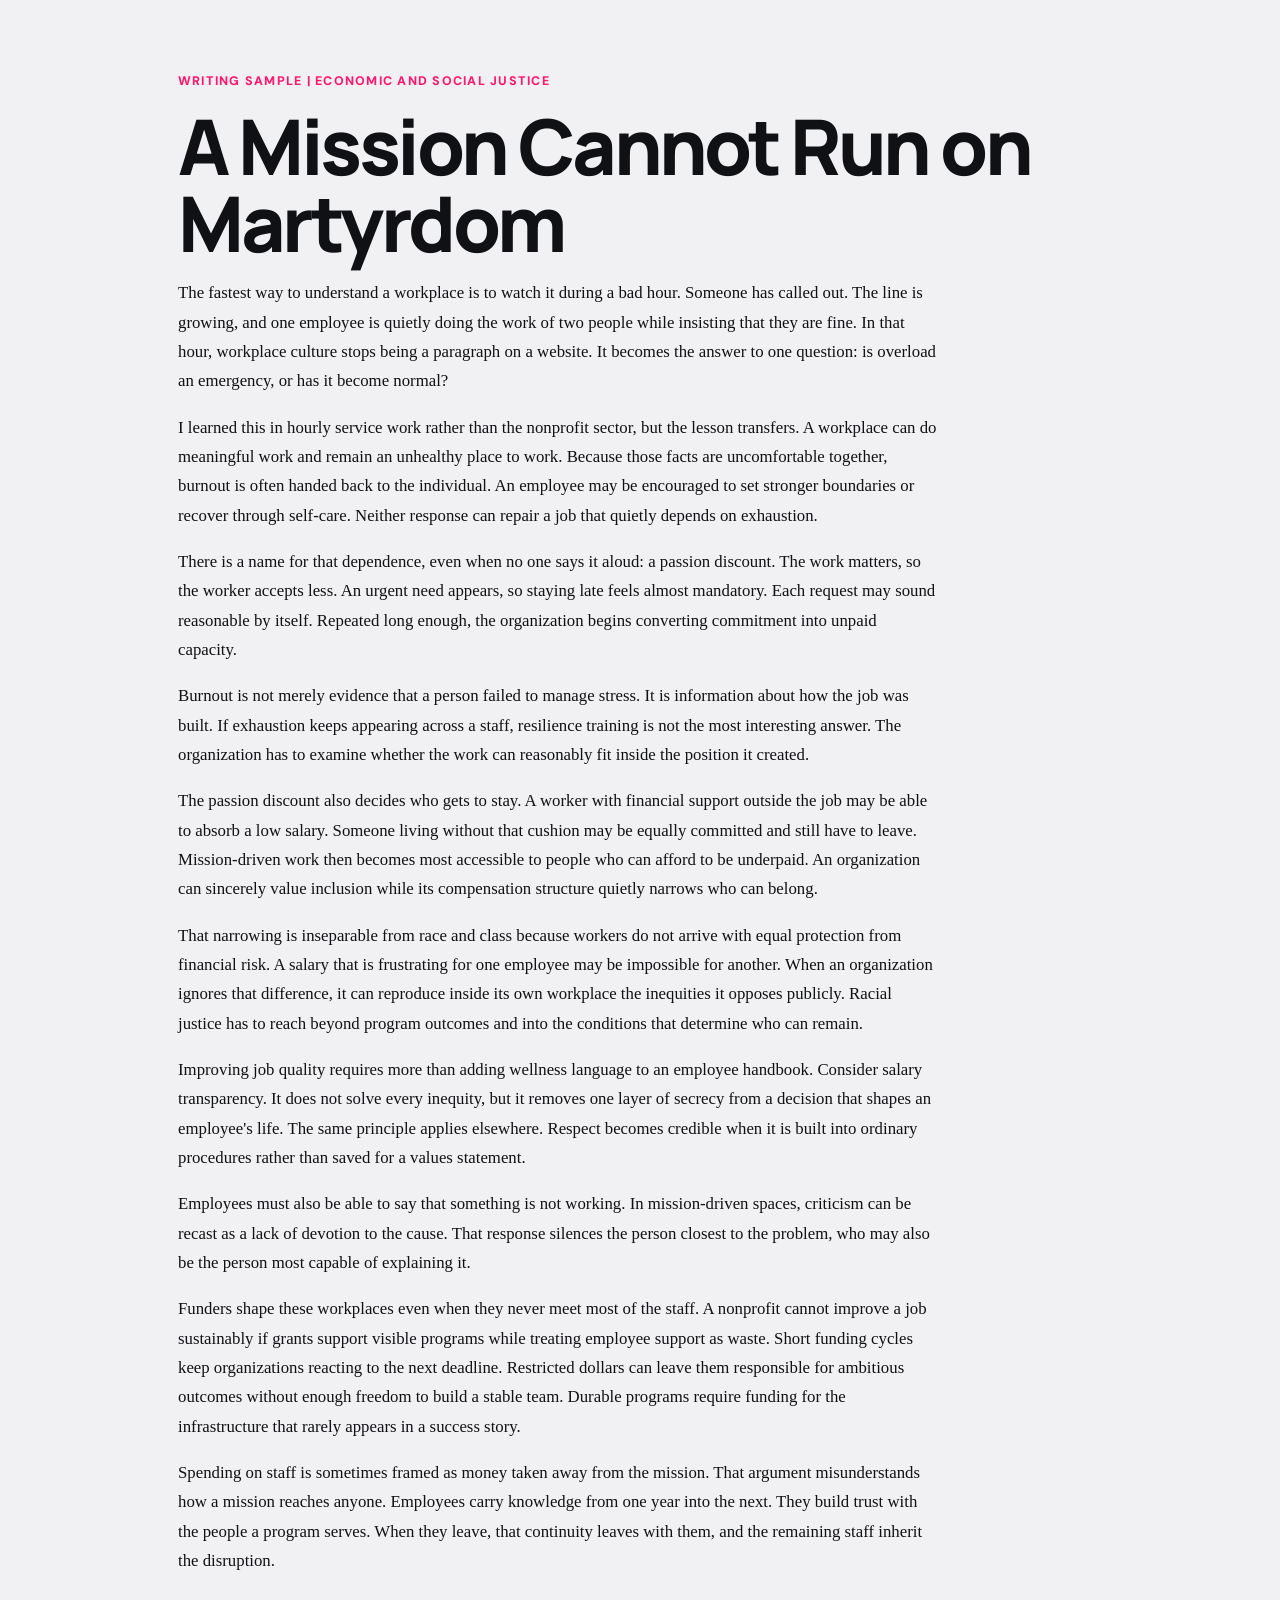
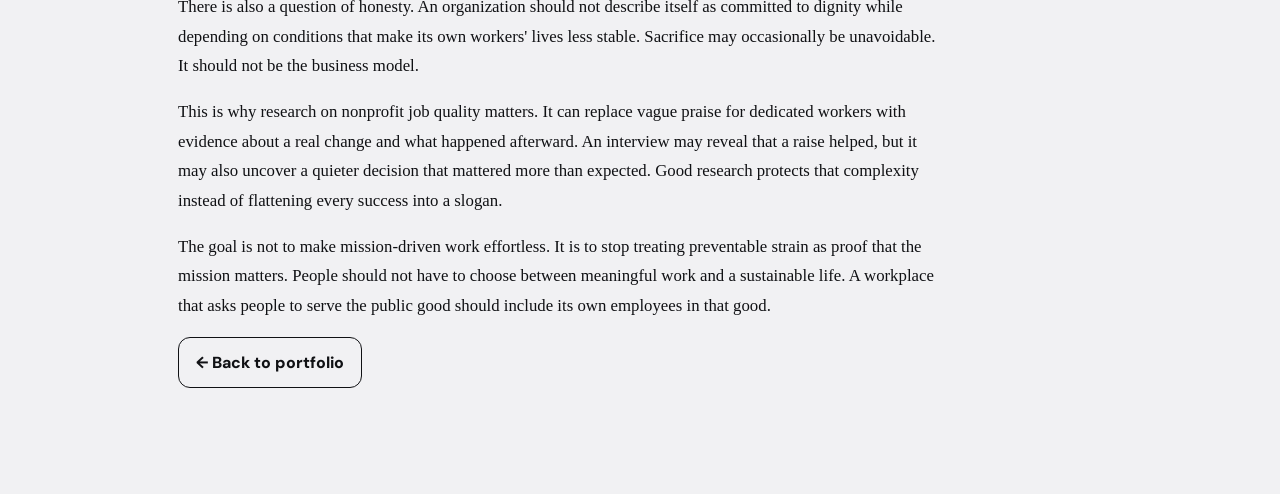
<file: writing-sample.html>
<!doctype html><html lang="en"><head><meta charset="utf-8"><meta name="viewport" content="width=device-width,initial-scale=1"><title>Writing Sample | Olivia Aronson</title><link rel="preconnect" href="https://fonts.googleapis.com"><link rel="preconnect" href="https://fonts.gstatic.com" crossorigin><link href="https://fonts.googleapis.com/css2?family=DM+Sans:wght@400;500;600;700&family=Manrope:wght@500;600;700;800&display=swap" rel="stylesheet"><link rel="stylesheet" href="styles.css"></head><body><main class="page-shell"><p class="meta">Writing sample | economic and social justice</p><h1>A Mission Cannot Run on Martyrdom</h1><div class="sample-copy"><p>The fastest way to understand a workplace is to watch it during a bad hour. Someone has called out. The line is growing, and one employee is quietly doing the work of two people while insisting that they are fine. In that hour, workplace culture stops being a paragraph on a website. It becomes the answer to one question: is overload an emergency, or has it become normal?</p><p>I learned this in hourly service work rather than the nonprofit sector, but the lesson transfers. A workplace can do meaningful work and remain an unhealthy place to work. Because those facts are uncomfortable together, burnout is often handed back to the individual. An employee may be encouraged to set stronger boundaries or recover through self-care. Neither response can repair a job that quietly depends on exhaustion.</p><p>There is a name for that dependence, even when no one says it aloud: a passion discount. The work matters, so the worker accepts less. An urgent need appears, so staying late feels almost mandatory. Each request may sound reasonable by itself. Repeated long enough, the organization begins converting commitment into unpaid capacity.</p><p>Burnout is not merely evidence that a person failed to manage stress. It is information about how the job was built. If exhaustion keeps appearing across a staff, resilience training is not the most interesting answer. The organization has to examine whether the work can reasonably fit inside the position it created.</p><p>The passion discount also decides who gets to stay. A worker with financial support outside the job may be able to absorb a low salary. Someone living without that cushion may be equally committed and still have to leave. Mission-driven work then becomes most accessible to people who can afford to be underpaid. An organization can sincerely value inclusion while its compensation structure quietly narrows who can belong.</p><p>That narrowing is inseparable from race and class because workers do not arrive with equal protection from financial risk. A salary that is frustrating for one employee may be impossible for another. When an organization ignores that difference, it can reproduce inside its own workplace the inequities it opposes publicly. Racial justice has to reach beyond program outcomes and into the conditions that determine who can remain.</p><p>Improving job quality requires more than adding wellness language to an employee handbook. Consider salary transparency. It does not solve every inequity, but it removes one layer of secrecy from a decision that shapes an employee's life. The same principle applies elsewhere. Respect becomes credible when it is built into ordinary procedures rather than saved for a values statement.</p><p>Employees must also be able to say that something is not working. In mission-driven spaces, criticism can be recast as a lack of devotion to the cause. That response silences the person closest to the problem, who may also be the person most capable of explaining it.</p><p>Funders shape these workplaces even when they never meet most of the staff. A nonprofit cannot improve a job sustainably if grants support visible programs while treating employee support as waste. Short funding cycles keep organizations reacting to the next deadline. Restricted dollars can leave them responsible for ambitious outcomes without enough freedom to build a stable team. Durable programs require funding for the infrastructure that rarely appears in a success story.</p><p>Spending on staff is sometimes framed as money taken away from the mission. That argument misunderstands how a mission reaches anyone. Employees carry knowledge from one year into the next. They build trust with the people a program serves. When they leave, that continuity leaves with them, and the remaining staff inherit the disruption.</p><p>There is also a question of honesty. An organization should not describe itself as committed to dignity while depending on conditions that make its own workers' lives less stable. Sacrifice may occasionally be unavoidable. It should not be the business model.</p><p>This is why research on nonprofit job quality matters. It can replace vague praise for dedicated workers with evidence about a real change and what happened afterward. An interview may reveal that a raise helped, but it may also uncover a quieter decision that mattered more than expected. Good research protects that complexity instead of flattening every success into a slogan.</p><p>The goal is not to make mission-driven work effortless. It is to stop treating preventable strain as proof that the mission matters. People should not have to choose between meaningful work and a sustainable life. A workplace that asks people to serve the public good should include its own employees in that good.</p></div><p><a class="button secondary" href="index.html">← Back to portfolio</a></p></main></body></html>
</file>
<file: styles.css>
/* 1. Site settings and shared elements */
:root {
  --pink: #ff176d;
  --pink-dark: #d80055;
  --ink: #101114;
  --muted: #5d626d;
  --paper: #f1f1f3;
  --card: #fff;
  --line: #c9cbd1;
  --night: #14151a;
  --shadow: 0 12px 34px rgba(22, 22, 28, 0.12);
  --radius: 24px;
  --rail: 126px;
}
* {
  box-sizing: border-box;
}
html {
  scroll-behavior: smooth;
}
body {
  margin: 0;
  background: var(--paper);
  color: var(--ink);
  font:
    400 16px/1.6 "DM Sans",
    sans-serif;
}
img {
  display: block;
  max-width: 100%;
}
a {
  color: inherit;
}
button {
  font: inherit;
}
.skip {
  position: fixed;
  left: 140px;
  top: -100px;
  background: #fff;
  padding: 10px 16px;
  z-index: 100;
}
.skip:focus {
  top: 10px;
}
.rail {
  position: fixed;
  inset: 0 auto 0 0;
  width: var(--rail);
  background: var(--pink);
  padding: 24px 14px;
  display: flex;
  flex-direction: column;
  align-items: center;
  z-index: 20;
  border-right: 1px solid rgba(0, 0, 0, 0.18);
}
.mark {
  width: 66px;
  height: 66px;
  border-radius: 19px;
  background: #fff;
  color: var(--pink);
  display: grid;
  place-items: center;
  font-family: Manrope, sans-serif;
  font-size: 1.55rem;
  font-weight: 800;
  text-decoration: none;
  box-shadow: 0 7px 20px rgba(75, 0, 25, 0.18);
}
.rail nav {
  display: grid;
  width: 100%;
  gap: 7px;
  margin: auto 0;
}
.rail nav a {
  border-radius: 13px;
  padding: 11px 5px;
  text-decoration: none;
  text-align: center;
  font-size: 0.74rem;
  font-weight: 700;
  transition: 0.2s;
}
.rail nav a span {
  display: block;
  font-size: 0.61rem;
  opacity: 0.63;
}
.rail nav a:hover,
.rail nav a.active,
.rail nav a:focus-visible {
  background: #fff;
  color: #111;
}
.site-shell {
  margin-left: var(--rail);
}
.topline {
  height: 72px;
  background: var(--card);
  border-bottom: 1px solid var(--line);
  display: grid;
  grid-template-columns: 1fr auto 1fr;
  align-items: center;
  padding: 0 clamp(24px, 5vw, 76px);
  position: sticky;
  top: 0;
  z-index: 10;
}
.topline a {
  text-decoration: none;
  font-weight: 800;
}
.topline p,
.topline span {
  margin: 0;
  font-size: 0.85rem;
  color: var(--muted);
}
.topline span {
  text-align: right;
}
.section {
  width: min(1180px, calc(100% - 70px));
  margin: auto;
  padding: 92px 0;
  scroll-margin-top: 70px;
}
.hero {
  min-height: calc(100vh - 72px);
  padding-top: 70px;
  display: grid;
  grid-template-columns: 1.25fr 0.75fr;
  grid-template-rows: 1fr auto;
  gap: 38px 70px;
  align-items: center;
}
.kicker {
  text-transform: uppercase;
  letter-spacing: 0.14em;
  font-size: 0.73rem;
  font-weight: 800;
  color: var(--pink);
  margin: 0 0 13px;
}
.hero h1,
.section h2,
.feature-card h3,
.small-card h3 {
  font-family: Manrope, sans-serif;
  letter-spacing: -0.045em;
  line-height: 1.04;
  margin: 0;
}
.hero h1 {
  font-size: clamp(3rem, 6.5vw, 6.5rem);
  max-width: 870px;
}
.hero h1 em {
  color: var(--pink);
  font-style: normal;
}
.hero-text {
  font-size: 1.17rem;
  max-width: 760px;
  color: var(--muted);
  margin: 25px 0;
}
.button-row {
  display: flex;
  gap: 11px;
  flex-wrap: wrap;
  align-items: center;
  margin-top: 25px;
}
.button {
  display: inline-flex;
  align-items: center;
  gap: 13px;
  padding: 12px 17px;
  border-radius: 12px;
  text-decoration: none;
  font-weight: 800;
  border: 1px solid var(--ink);
  cursor: pointer;
}
.button.primary {
  background: var(--ink);
  color: var(--paper);
}
.button.secondary {
  background: transparent;
  color: var(--ink);
}
.button:hover {
  transform: translateY(-2px);
}
.hero-portrait {
  position: relative;
  max-width: 390px;
  justify-self: end;
}
.portrait-frame {
  background: var(--pink);
  padding: 12px;
  border-radius: 32px;
  transform: rotate(2deg);
  box-shadow: var(--shadow);
}
.portrait-frame img {
  border-radius: 23px;
  aspect-ratio: 4/5;
  object-fit: cover;
  object-position: center 30%;
}
.hero-portrait > p {
  background: var(--card);
  border: 1px solid var(--line);
  border-radius: 15px;
  padding: 13px 17px;
  position: absolute;
  left: -30px;
  bottom: 15px;
  margin: 0;
  box-shadow: var(--shadow);
  font-size: 0.83rem;
}
.orbit {
  position: absolute;
  background: var(--card);
  border: 1px solid var(--line);
  border-radius: 999px;
  padding: 7px 11px;
  font-weight: 800;
  font-size: 0.72rem;
  box-shadow: var(--shadow);
}
.orbit-one {
  right: -22px;
  top: 11%;
}
.orbit-two {
  left: -28px;
  top: 23%;
}
.orbit-three {
  right: -18px;
  bottom: 18%;
}
.hero-strip {
  grid-column: 1/-1;
  display: grid;
  grid-template-columns: repeat(4, 1fr);
  border: 1px solid var(--line);
  border-radius: 16px;
  background: var(--card);
  overflow: hidden;
}
.hero-strip span {
  padding: 15px;
  text-align: center;
  font-size: 0.82rem;
  font-weight: 700;
  border-right: 1px solid var(--line);
}
.hero-strip span:last-child {
  border: 0;
}
.section-heading {
  display: grid;
  grid-template-columns: 1.2fr 0.8fr;
  align-items: end;
  gap: 32px;
  margin-bottom: 38px;
}
.section-heading .kicker {
  grid-column: 1/-1;
  margin-bottom: -18px;
}
.section-heading h2 {
  font-size: clamp(2.35rem, 5vw, 4.5rem);
}
.section-heading > p:last-child {
  color: var(--muted);
  margin: 0;
}
/* 2. Engineering personality quiz */
.quiz-section {
  padding-top: 56px;
  padding-bottom: 56px;
}
.quiz-heading,
.prompt-heading {
  display: grid;
  grid-template-columns: 1.15fr 0.85fr;
  gap: 40px;
  align-items: end;
  margin-bottom: 28px;
}
.quiz-heading h2,
.prompt-heading h2 {
  margin: 0;
  font:
    800 clamp(2.4rem, 5vw, 4.6rem) / 1.03 Manrope,
    sans-serif;
  letter-spacing: -0.045em;
}
.quiz-heading > p,
.prompt-heading > p {
  margin: 0;
  color: var(--muted);
  font-size: 1.05rem;
}
.quiz-card {
  min-height: 390px;
  background: var(--card);
  border: 1px solid var(--line);
  border-radius: var(--radius);
  padding: 34px;
  box-shadow: var(--shadow);
}
.quiz-progress {
  display: grid;
  grid-template-columns: max-content 1fr;
  align-items: center;
  gap: 18px;
  color: var(--muted);
  font-size: 0.74rem;
  font-weight: 800;
  letter-spacing: 0.08em;
  text-transform: uppercase;
}
.quiz-progress-track {
  height: 7px;
  background: var(--paper);
  border-radius: 99px;
  overflow: hidden;
}
.quiz-progress-track i {
  display: block;
  height: 100%;
  width: 25%;
  background: var(--pink);
  border-radius: inherit;
  transition: width 0.25s ease;
}
.quiz-question {
  margin: 42px 0 25px;
  font:
    800 clamp(1.8rem, 3.5vw, 3rem) / 1.1 Manrope,
    sans-serif;
  letter-spacing: -0.035em;
}
.quiz-answers {
  display: grid;
  grid-template-columns: 1fr 1fr;
  gap: 10px;
}
.quiz-answers button {
  border: 1px solid var(--line);
  border-radius: 13px;
  padding: 14px;
  background: var(--paper);
  color: var(--ink);
  text-align: left;
  cursor: pointer;
  font-weight: 700;
  transition: 0.18s;
}
.quiz-answers button span {
  display: inline-grid;
  place-items: center;
  width: 27px;
  height: 27px;
  margin-right: 10px;
  border-radius: 50%;
  background: var(--card);
  color: var(--pink);
  font-size: 0.7rem;
}
.quiz-answers button:hover,
.quiz-answers button:focus-visible {
  border-color: var(--pink);
  transform: translateY(-2px);
  outline: none;
}
.quiz-result {
  min-height: 280px;
  display: grid;
  place-items: center;
  align-content: center;
  text-align: center;
}
.quiz-result > span {
  color: var(--pink);
  font:
    800 3rem/1 Manrope,
    sans-serif;
}
.quiz-result > p:first-of-type {
  margin: 14px 0 4px;
  color: var(--pink);
  font-size: 0.68rem;
  font-weight: 800;
  letter-spacing: 0.14em;
}
.quiz-result h3 {
  margin: 0;
  font:
    800 clamp(2.4rem, 5vw, 4.8rem) / 1 Manrope,
    sans-serif;
  letter-spacing: -0.05em;
}
.quiz-result h3 + p {
  max-width: 650px;
  color: var(--muted);
}
.quiz-result button {
  border: 0;
  border-radius: 11px;
  padding: 10px 15px;
  background: var(--pink);
  color: #fff;
  font-weight: 800;
  cursor: pointer;
}
@media (max-width: 700px) {
  .quiz-heading,
  .prompt-heading {
    grid-template-columns: 1fr;
    gap: 12px;
  }
  .quiz-card {
    padding: 24px 16px;
  }
  .quiz-progress {
    grid-template-columns: 1fr;
    gap: 8px;
  }
  .quiz-question {
    margin-top: 30px;
  }
  .quiz-answers {
    grid-template-columns: 1fr;
  }
}
@media (prefers-reduced-motion: reduce) {
  .quiz-progress-track i,
  .quiz-answers button {
    transition: none;
  }
}

/* 3. Engineering projects */
.feature-card {
  background: var(--card);
  border-radius: var(--radius);
  overflow: hidden;
  display: grid;
  grid-template-columns: 1fr 1fr;
  margin-bottom: 24px;
  box-shadow: var(--shadow);
  border: 1px solid rgba(0, 0, 0, 0.04);
}
.feature-card.reverse .feature-image {
  order: 2;
}
.feature-image img {
  width: 100%;
  height: 100%;
  min-height: 620px;
  object-fit: cover;
}
.feature-content {
  padding: 44px;
}
.card-label {
  font-size: 0.75rem;
  text-transform: uppercase;
  letter-spacing: 0.12em;
  color: var(--pink);
  font-weight: 800;
  margin: 0 0 12px;
}
.card-label span {
  display: inline-grid;
  place-items: center;
  background: var(--pink);
  color: #fff;
  border-radius: 50%;
  width: 27px;
  height: 27px;
  margin-right: 5px;
}
.feature-card h3 {
  font-size: clamp(2rem, 3.7vw, 3.25rem);
}
.feature-content > p {
  color: var(--muted);
}
.stat-row {
  display: grid;
  grid-template-columns: repeat(3, 1fr);
  gap: 7px;
  margin: 26px 0;
}
.stat-row div {
  background: var(--paper);
  padding: 14px 9px;
  border-radius: 13px;
  text-align: center;
}
.stat-row strong {
  display: block;
  color: var(--pink);
  font:
    800 1.35rem Manrope,
    sans-serif;
}
.stat-row span {
  font-size: 0.7rem;
  color: var(--muted);
}
.text-link {
  border: 0;
  padding: 0;
  background: none;
  color: var(--ink);
  font-weight: 800;
  text-decoration: underline;
  text-decoration-color: var(--pink);
  text-decoration-thickness: 2px;
  text-underline-offset: 4px;
  cursor: pointer;
}
.expandable {
  display: grid;
  grid-template-rows: 0fr;
  opacity: 0;
  transition:
    grid-template-rows 0.35s ease,
    opacity 0.35s ease;
  margin-top: 0;
}
.expandable > * {
  overflow: hidden;
}
.expandable.open {
  grid-template-rows: 1fr;
  opacity: 1;
  margin-top: 20px;
}
.expandable img {
  border-radius: 15px;
  width: 100%;
}
.expandable ul {
  margin: 0;
  padding-left: 20px;
}
.gallery-three.open {
  grid-template-columns: repeat(3, 1fr);
  gap: 8px;
}
.gallery-three img {
  height: 150px;
  object-fit: cover;
}
.project-grid {
  display: grid;
  grid-template-columns: 1fr 1fr;
  gap: 24px;
}
.small-card {
  background: var(--card);
  border-radius: var(--radius);
  overflow: hidden;
  box-shadow: var(--shadow);
}
.small-card > img {
  height: 310px;
  width: 100%;
  object-fit: cover;
}
.small-card > div {
  padding: 30px;
}
.small-card h3 {
  font-size: 2rem;
}
.small-card p:not(.card-label) {
  color: var(--muted);
}
.number-art {
  min-height: 310px;
  background: var(--pink) !important;
  color: #fff;
  display: grid;
  place-items: center;
  padding: 0 !important;
  font:
    800 clamp(5rem, 10vw, 8rem) Manrope,
    sans-serif;
}
.number-art span {
  font-size: 0.45em;
}
/* 4. Analysis and technical writing */
.analysis-section {
  width: 100%;
  max-width: none;
  background: var(--night);
  color: #fff;
  padding-left: max(35px, calc((100% - 1110px) / 2));
  padding-right: max(35px, calc((100% - 1110px) / 2));
}
.analysis-section .section-heading > p:last-child,
.analysis-card > p {
  color: #b8bac2;
}
.analysis-grid {
  display: grid;
  grid-template-columns: 1fr 1fr;
  gap: 20px;
}
.analysis-card {
  background: #23242b;
  border: 1px solid #363842;
  border-radius: 22px;
  padding: 34px;
}
.analysis-card h3 {
  font:
    800 2rem Manrope,
    sans-serif;
  margin: 12px 0;
}
.analysis-icon {
  display: grid;
  place-items: center;
  width: 52px;
  height: 52px;
  border-radius: 14px;
  background: var(--pink);
  font-weight: 800;
}
.analysis-card .button.secondary {
  color: #fff;
  border-color: #fff;
  margin-top: 20px;
}
.mini-chart {
  height: 150px;
  display: flex;
  gap: 10px;
  align-items: end;
  position: relative;
  margin: 26px 0;
  border-left: 1px solid #676973;
  border-bottom: 1px solid #676973;
  padding: 0 12px;
}
.mini-chart i {
  width: 13%;
  background: #ff4c8d;
  border-radius: 7px 7px 0 0;
}
.mini-chart b {
  position: absolute;
  left: 8%;
  bottom: 12%;
  height: 2px;
  width: 86%;
  background: #fff;
  transform: rotate(-30deg);
  transform-origin: left;
}
.document-links {
  display: grid;
  gap: 10px;
  margin-top: 26px;
}
.document-links a {
  display: flex;
  justify-content: space-between;
  gap: 20px;
  padding: 16px;
  border: 1px solid #454751;
  border-radius: 12px;
  text-decoration: none;
}
.document-links a:hover {
  border-color: var(--pink);
}
.document-links span {
  color: #b8bac2;
  font-size: 0.82rem;
}
.toolbelt {
  margin-top: 20px;
  background: var(--pink);
  border-radius: 18px;
  padding: 20px 24px;
  display: flex;
  align-items: center;
  gap: 26px;
}
.toolbelt p {
  font-weight: 800;
  min-width: max-content;
}
.toolbelt div {
  display: flex;
  gap: 8px;
  flex-wrap: wrap;
}
.toolbelt span {
  background: #fff;
  color: #17181d;
  padding: 6px 10px;
  border-radius: 999px;
  font-size: 0.75rem;
  font-weight: 700;
}
/* 5. About, writing, and contact */
.about-grid {
  display: grid;
  grid-template-columns: 0.8fr 1.2fr;
  gap: 70px;
  align-items: center;
}
.about-copy h2 {
  font:
    800 clamp(2.4rem, 5vw, 4.5rem) / 1.04 Manrope,
    sans-serif;
  letter-spacing: -0.045em;
}
.about-copy > p:not(.kicker) {
  color: var(--muted);
}
.tiny-facts {
  display: grid;
  grid-template-columns: repeat(3, 1fr);
  gap: 9px;
  margin-top: 28px;
}
.tiny-facts span {
  background: var(--card);
  border-radius: 13px;
  padding: 13px;
  text-align: center;
  font-size: 0.74rem;
}
.tiny-facts b {
  display: block;
  color: var(--pink);
  font:
    800 1.35rem Manrope,
    sans-serif;
}
.climb-collage {
  display: grid;
  grid-template-columns: 1fr 1fr;
  grid-template-rows: 260px 260px;
  gap: 10px;
}
.climb-collage img {
  width: 100%;
  height: 100%;
  object-fit: cover;
  border-radius: 18px;
}
.climb-collage img:first-child {
  grid-row: 1/3;
}
.writing-card {
  background: var(--card);
  border: 1px solid var(--line);
  border-radius: var(--radius);
  padding: 55px;
  display: grid;
  grid-template-columns: 1fr 1fr;
  gap: 65px;
  align-items: center;
  box-shadow: var(--shadow);
}
.writing-card h2 {
  font-size: clamp(2.4rem, 5vw, 4.7rem);
}
.writing-card > div > p:not(.kicker) {
  color: var(--muted);
}
.writing-card blockquote {
  margin: 0;
  padding-left: 32px;
  border-left: 6px solid var(--pink);
  font:
    500 clamp(1.7rem, 3vw, 2.6rem) / 1.35 Georgia,
    serif;
}
.contact-card {
  text-align: center;
  background: var(--pink);
  color: #fff;
  border-radius: var(--radius);
  padding: 70px 25px;
}
.contact-card .kicker {
  color: #fff;
}
.contact-card h2 {
  font-size: clamp(2.8rem, 7vw, 6rem);
}
.contact-card p {
  max-width: 650px;
  margin: 20px auto;
}
.contact-card .button-row {
  justify-content: center;
}
.contact-card .primary {
  background: #fff;
  color: #111;
  border-color: #fff;
}
.contact-card .secondary {
  color: #fff;
  border-color: #fff;
}
footer {
  padding: 28px clamp(24px, 5vw, 76px);
  background: var(--card);
  border-top: 1px solid var(--line);
  display: flex;
  justify-content: space-between;
  color: var(--muted);
  font-size: 0.8rem;
}
dialog {
  width: min(700px, calc(100% - 24px));
  max-height: 88vh;
  border: 0;
  border-radius: 24px;
  padding: 42px;
  background: var(--card);
  color: var(--ink);
  box-shadow: 0 25px 100px rgba(0, 0, 0, 0.4);
}
dialog::backdrop {
  background: rgba(10, 10, 14, 0.74);
  backdrop-filter: blur(7px);
}
.dialog-close {
  position: absolute;
  right: 20px;
  top: 15px;
  border: 0;
  background: none;
  color: var(--ink);
  font-size: 2rem;
  cursor: pointer;
}
.poem {
  font:
    400 1.05rem/1.7 Georgia,
    serif;
}
.poem span {
  margin-left: 2rem;
}
.poem em {
  color: var(--pink);
}
.toast {
  position: fixed;
  right: 25px;
  bottom: 25px;
  background: var(--ink);
  color: var(--paper);
  border-radius: 10px;
  padding: 10px 15px;
  font-weight: 700;
  transform: translateY(100px);
  opacity: 0;
  transition: 0.25s;
  z-index: 100;
}
.toast.show {
  transform: none;
  opacity: 1;
}
.reveal {
  opacity: 0;
  transform: translateY(22px);
  transition:
    opacity 0.65s ease,
    transform 0.65s ease;
}
.reveal.visible {
  opacity: 1;
  transform: none;
}
/* 6. Main responsive layout */
@media (max-width: 940px) {
  :root {
    --rail: 0px;
  }
  .rail {
    position: sticky;
    top: 0;
    width: 100%;
    height: 65px;
    flex-direction: row;
    padding: 8px 12px;
  }
  .mark {
    width: 46px;
    height: 46px;
    border-radius: 13px;
    font-size: 1.05rem;
    margin-right: 8px;
  }
  .rail nav {
    display: flex;
    overflow-x: auto;
    margin: 0;
  }
  .rail nav a {
    min-width: max-content;
    padding: 7px 10px;
  }
  .rail nav a span {
    display: none;
  }
  .site-shell {
    margin-left: 0;
  }
  .topline {
    display: none;
  }
  .hero {
    min-height: auto;
    padding-top: 55px;
  }
  .section {
    scroll-margin-top: 65px;
  }
  .feature-card {
    grid-template-columns: 1fr;
  }
  .feature-card.reverse .feature-image {
    order: 0;
  }
  .feature-image img {
    min-height: 0;
    height: 450px;
  }
  .about-grid {
    gap: 30px;
  }
  .analysis-section {
    padding-left: 35px;
    padding-right: 35px;
  }
}
@media (max-width: 700px) {
  .section {
    width: min(100% - 24px, 1180px);
    padding: 65px 0;
  }
  .hero {
    grid-template-columns: 1fr;
  }
  .hero-portrait {
    justify-self: center;
    max-width: 310px;
  }
  .hero-strip {
    grid-template-columns: 1fr 1fr;
  }
  .hero-strip span:nth-child(2) {
    border-right: 0;
  }
  .hero-strip span:nth-child(-n + 2) {
    border-bottom: 1px solid var(--line);
  }
  .section-heading {
    grid-template-columns: 1fr;
  }
  .section-heading .kicker {
    margin-bottom: -12px;
  }
  .feature-content {
    padding: 27px;
  }
  .feature-image img {
    height: 330px;
  }
  .stat-row {
    grid-template-columns: 1fr 1fr;
  }
  .project-grid,
  .analysis-grid,
  .about-grid,
  .writing-card {
    grid-template-columns: 1fr;
  }
  .analysis-section {
    width: 100%;
    padding-left: 12px;
    padding-right: 12px;
  }
  .toolbelt {
    display: block;
  }
  .climb-collage {
    grid-template-rows: 210px 210px;
  }
  .writing-card {
    padding: 30px;
    gap: 35px;
  }
  .gallery-three.open {
    grid-template-columns: 1fr;
  }
  .gallery-three img {
    height: 210px;
  }
  .tiny-facts {
    grid-template-columns: 1fr 1fr 1fr;
  }
  footer {
    display: grid;
    gap: 7px;
    text-align: center;
  }
  .orbit {
    display: none;
  }
}
@media (prefers-reduced-motion: reduce) {
  html {
    scroll-behavior: auto;
  }
  .reveal {
    opacity: 1;
    transform: none;
    transition: none;
  }
  .button:hover {
    transform: none;
  }
}

/* 7. Supporting pages */
.mini-chart b {
  bottom: 6%;
  width: 80%;
  transform: rotate(-25deg);
}
.analysis-grid {
  grid-template-columns: repeat(2, 1fr);
}
.page-shell {
  max-width: 980px;
  margin: 0 auto;
  padding: 60px 28px 90px;
}
.page-shell h1 {
  font:
    800 clamp(2.7rem, 6vw, 5rem) / 1 Manrope,
    sans-serif;
  letter-spacing: -0.045em;
  margin: 0.2em 0;
}
.page-shell h2 {
  font:
    800 1.55rem Manrope,
    sans-serif;
  margin: 2em 0 0.5em;
}
.page-shell p,
.page-shell li {
  color: var(--muted);
}
.page-shell .meta {
  color: var(--pink);
  font-weight: 800;
  text-transform: uppercase;
  letter-spacing: 0.1em;
  font-size: 0.78rem;
}
.page-shell table {
  width: 100%;
  border-collapse: collapse;
  margin: 20px 0;
  background: var(--card);
}
.page-shell th,
.page-shell td {
  text-align: left;
  padding: 12px;
  border: 1px solid var(--line);
  vertical-align: top;
}
.page-shell th {
  background: var(--pink);
  color: #fff;
}
.page-shell .callout {
  background: var(--card);
  border: 1px solid var(--line);
  border-radius: 18px;
  padding: 22px;
  margin: 24px 0;
}
.resume-grid {
  display: grid;
  grid-template-columns: 1fr 2fr;
  gap: 20px;
}
.resume-grid h2 {
  margin-top: 0;
}
.sample-copy {
  font:
    400 1.05rem/1.75 Georgia,
    serif;
  color: var(--ink) !important;
  max-width: 760px;
}
.sample-copy p {
  color: var(--ink);
}
@media (max-width: 700px) {
  .resume-grid {
    grid-template-columns: 1fr;
  }
  .analysis-grid {
    grid-template-columns: 1fr;
  }
}

/* 8. Project photography and interactions */
.wheelchair-feature {
  display: block;
  background: #ececef;
  min-height: 620px;
}
.wheelchair-feature .wheelchair-main-photo {
  width: 100%;
  height: 100%;
  min-height: 620px;
  object-fit: cover;
  object-position: center;
}
.wheelchair-detail-gallery {
  display: grid;
  grid-template-columns: repeat(3, 1fr);
  gap: 8px;
}
.wheelchair-detail-gallery img {
  height: 165px;
  object-fit: cover;
}
.louis-card > img {
  object-position: center 38%;
}
.memo-gallery {
  display: grid;
  grid-template-columns: 2fr 1fr;
  grid-template-rows: 190px 190px;
  gap: 10px;
  margin: 30px 0;
}
.memo-gallery img,
.memo-process-gallery img {
  width: 100%;
  height: 100%;
  object-fit: cover;
  border-radius: 16px;
}
.memo-gallery-main {
  grid-row: 1/3;
}
.memo-process-gallery {
  display: grid;
  grid-template-columns: repeat(3, minmax(0, 1fr));
  gap: 12px;
  margin: 22px 0 44px;
  align-items: stretch;
}
.memo-process-gallery img {
  display: block;
  width: 100%;
  height: 230px;
  min-width: 0;
  object-fit: cover;
}
@media (max-width: 700px) {
  .wheelchair-detail-gallery {
    grid-template-columns: 1fr;
  }
  .wheelchair-detail-gallery img {
    height: 210px;
  }
  .memo-gallery {
    grid-template-columns: 1fr 1fr;
    grid-template-rows: 250px 130px;
  }
  .memo-gallery-main {
    grid-column: 1/3;
    grid-row: auto;
  }
  .memo-process-gallery {
    grid-template-columns: 1fr;
    gap: 12px;
    margin-bottom: 36px;
  }
  .memo-process-gallery img {
    height: 220px;
  }
}

/* Beam project and failure test */
.beam-photo {
  height: 310px;
  padding: 0;
  background: #f7f7f8;
  display: flex;
  align-items: center;
  justify-content: center;
  overflow: hidden;
}
.beam-photo img {
  width: 100%;
  height: 100%;
  object-fit: cover;
  object-position: center;
  transform: none;
}
@media (max-width: 940px) {
  .wheelchair-feature {
    min-height: 0;
  }
  .wheelchair-feature .wheelchair-main-photo {
    height: 450px;
    min-height: 0;
  }
}
@media (max-width: 700px) {
  .wheelchair-feature .wheelchair-main-photo {
    height: 330px;
    min-height: 0;
  }
  .beam-photo {
    height: 280px;
    padding: 0;
  }
  .beam-photo img {
    transform: none;
  }
}

.beam-test-stage {
  position: relative;
}
.beam-test-stage img {
  transition:
    transform 0.55s cubic-bezier(0.2, 0.8, 0.2, 1),
    filter 0.2s;
}
.load-arrow {
  position: absolute;
  top: 12px;
  left: 50%;
  transform: translate(-50%, -70px);
  opacity: 0;
  color: var(--pink);
  font:
    800 2.2rem/1 Manrope,
    sans-serif;
  text-align: center;
  text-shadow: 0 2px 8px rgba(255, 255, 255, 0.8);
  transition: 0.45s;
}
.load-arrow span {
  display: block;
  font-size: 0.6rem;
  letter-spacing: 0.12em;
}
.crack-mark {
  position: absolute;
  left: 49%;
  top: 48%;
  font-size: 3rem;
  opacity: 0;
  transform: scale(0.2) rotate(-12deg);
  transition: 0.18s;
}
.beam-card.testing .load-arrow {
  opacity: 1;
  transform: translate(-50%, 0);
}
.beam-card.testing .beam-test-stage img {
  transform: translateY(8px) scaleY(0.96);
}
.beam-card.failed .beam-test-stage img {
  transform: translateY(11px) rotate(0.6deg);
  filter: contrast(1.08);
}
.beam-card.failed .crack-mark {
  opacity: 1;
  transform: scale(1) rotate(-12deg);
}
.beam-actions {
  display: flex;
  gap: 14px;
  align-items: center;
  flex-wrap: wrap;
  margin-top: 18px;
}
.beam-test-button {
  border: 0;
  border-radius: 10px;
  background: var(--pink);
  color: #fff;
  padding: 9px 13px;
  font-weight: 800;
  cursor: pointer;
}
.beam-test-button:hover {
  transform: translateY(-1px);
}
.beam-test-result {
  min-height: 1.5em;
  margin: 10px 0 0 !important;
  font-size: 0.85rem;
  font-weight: 700;
  color: var(--pink) !important;
}

/* 9. Memory game */
.memory-game {
  margin-top: 78px;
  padding: 42px;
  background: var(--card);
  border: 1px solid var(--line);
  border-radius: var(--radius);
  box-shadow: var(--shadow);
}
.memory-intro {
  display: flex;
  justify-content: space-between;
  align-items: flex-end;
  gap: 28px;
  margin-bottom: 30px;
}
.memory-intro h2 {
  font-size: clamp(2.4rem, 5vw, 4.5rem);
}
.memory-intro > div:first-child > p:last-child {
  color: var(--muted);
  margin-bottom: 0;
}
.memory-toolbar {
  display: flex;
  align-items: center;
  gap: 9px;
  flex-wrap: wrap;
  justify-content: flex-end;
}
.memory-toolbar span,
.memory-toolbar button {
  border: 1px solid var(--line);
  border-radius: 999px;
  padding: 8px 12px;
  background: var(--paper);
  color: var(--ink);
  font-size: 0.75rem;
  font-weight: 700;
}
.memory-toolbar b {
  color: var(--pink);
}
.memory-toolbar button {
  background: var(--ink);
  color: var(--paper);
  border-color: var(--ink);
  cursor: pointer;
}
.memory-layout {
  display: grid;
  grid-template-columns: minmax(430px, 1.25fr) minmax(260px, 0.75fr);
  gap: 24px;
}
.memory-grid {
  display: grid;
  grid-template-columns: repeat(4, 1fr);
  gap: 10px;
}
.memory-card {
  height: 128px;
  border: 0;
  padding: 0;
  background: transparent;
  cursor: pointer;
  perspective: 800px;
}
.memory-card-inner {
  display: block;
  width: 100%;
  height: 100%;
  position: relative;
  transform-style: preserve-3d;
  transition: transform 0.42s cubic-bezier(0.2, 0.75, 0.25, 1);
}
.memory-card.flipped .memory-card-inner,
.memory-card.matched .memory-card-inner {
  transform: rotateY(180deg);
}
.memory-card-back,
.memory-card-front {
  position: absolute;
  inset: 0;
  display: grid;
  place-items: center;
  border-radius: 16px;
  backface-visibility: hidden;
  border: 1px solid var(--line);
  box-shadow: 0 7px 16px rgba(20, 21, 26, 0.1);
}
.memory-card-back {
  color: var(--pink);
  background:
    radial-gradient(
      circle at 75% 22%,
      rgba(255, 23, 109, 0.2) 0 8px,
      transparent 9px
    ),
    linear-gradient(145deg, var(--paper), var(--card));
  font:
    800 1rem Manrope,
    sans-serif;
  letter-spacing: 0.12em;
}
.memory-card-front {
  transform: rotateY(180deg);
  align-content: center;
  gap: 5px;
  color: #fff;
  background: var(--pink);
}
.memory-card-front b {
  font:
    800 2.2rem/1 Manrope,
    sans-serif;
}
.memory-card-front small {
  font-size: 0.68rem;
  font-weight: 800;
  letter-spacing: 0.08em;
  text-transform: uppercase;
}
.memory-card:hover .memory-card-inner,
.memory-card:focus-visible .memory-card-inner {
  transform: translateY(-4px);
}
.memory-card.flipped:hover .memory-card-inner,
.memory-card.flipped:focus-visible .memory-card-inner,
.memory-card.matched:hover .memory-card-inner,
.memory-card.matched:focus-visible .memory-card-inner {
  transform: rotateY(180deg) translateY(-4px);
}
.memory-card:focus-visible {
  outline: 3px solid var(--pink);
  outline-offset: 3px;
  border-radius: 16px;
}
.memory-climb .memory-card-front {
  background: #d91f64;
}
.memory-biomed .memory-card-front {
  background: #8a6c8f;
}
.memory-make .memory-card-front {
  background: #69754b;
}
.memory-write .memory-card-front {
  background: #4f6f8f;
}
.memory-louis .memory-card-front {
  background: #a85d3d;
}
.memory-test .memory-card-front {
  background: #30333b;
}
.memory-card.matched .memory-card-front {
  box-shadow:
    inset 0 0 0 4px rgba(255, 255, 255, 0.72),
    0 8px 20px rgba(20, 21, 26, 0.18);
}
.memory-fact {
  min-height: 266px;
  border-radius: 18px;
  padding: 28px;
  background: var(--paper);
  border: 1px solid var(--line);
  display: flex;
  flex-direction: column;
  justify-content: center;
}
.memory-fact.complete {
  background: rgba(255, 23, 109, 0.09);
  border-color: var(--pink);
}
.memory-fact-label {
  margin: 0 0 12px;
  color: var(--pink);
  font-size: 0.65rem;
  font-weight: 800;
  letter-spacing: 0.13em;
}
.memory-fact-icon {
  color: var(--pink);
  font:
    800 2rem/1 Manrope,
    sans-serif;
}
.memory-fact h3 {
  margin: 10px 0 8px;
  font:
    800 1.6rem/1.1 Manrope,
    sans-serif;
}
.memory-fact > p:last-child {
  margin: 0;
  color: var(--muted);
}
@media (max-width: 850px) {
  .memory-intro {
    align-items: flex-start;
    flex-direction: column;
  }
  .memory-toolbar {
    justify-content: flex-start;
  }
  .memory-layout {
    grid-template-columns: 1fr;
  }
}
@media (max-width: 560px) {
  .memory-game {
    padding: 26px 16px;
  }
  .memory-grid {
    grid-template-columns: repeat(3, 1fr);
  }
  .memory-card {
    height: 102px;
  }
  .memory-card-front b {
    font-size: 1.8rem;
  }
}
@media (prefers-reduced-motion: reduce) {
  .memory-card-inner {
    transition: none;
  }
}

/* 10. Interactive bookshelf */
.books-section {
  padding-top: 74px;
}
.bookshelf-card {
  display: grid;
  grid-template-columns: minmax(460px, 1.1fr) minmax(300px, 0.9fr);
  gap: 42px;
  align-items: stretch;
  background: var(--card);
  border: 1px solid var(--line);
  border-radius: var(--radius);
  padding: 46px;
  box-shadow: var(--shadow);
  overflow: hidden;
}
.bookshelf {
  min-width: 0;
  align-self: end;
  padding: 24px 18px 0;
  background: linear-gradient(
    180deg,
    rgba(255, 23, 109, 0.05),
    transparent 55%
  );
  border-radius: 18px 18px 4px 4px;
}
.book-row {
  height: 360px;
  display: flex;
  align-items: flex-end;
  justify-content: center;
  gap: 8px;
  padding: 0 12px;
}
.book {
  position: relative;
  height: 86%;
  width: 76px;
  border: 0;
  border-radius: 6px 9px 3px 3px;
  padding: 15px 9px 12px;
  display: flex;
  align-items: center;
  justify-content: space-between;
  flex-direction: column;
  color: #fff;
  cursor: pointer;
  box-shadow:
    inset -8px 0 12px rgba(0, 0, 0, 0.13),
    5px 6px 12px rgba(0, 0, 0, 0.18);
  transition:
    transform 0.22s ease,
    filter 0.22s ease,
    box-shadow 0.22s ease;
}
.book:hover,
.book:focus-visible {
  transform: translateY(-10px);
  filter: brightness(1.06);
  outline: 3px solid var(--pink);
  outline-offset: 3px;
}
.book.active {
  transform: translateY(-20px) rotate(-1deg);
  box-shadow:
    inset -8px 0 12px rgba(0, 0, 0, 0.12),
    9px 16px 20px rgba(0, 0, 0, 0.2);
}
.book-title {
  writing-mode: vertical-rl;
  transform: rotate(180deg);
  font:
    800 0.82rem/1.1 Manrope,
    sans-serif;
  letter-spacing: 0.02em;
  text-align: left;
}
.book-author {
  writing-mode: vertical-rl;
  transform: rotate(180deg);
  font-size: 0.61rem;
  font-weight: 700;
  opacity: 0.82;
}
.book-one {
  height: 91%;
  background: #de2365;
}
.book-two {
  height: 84%;
  width: 82px;
  background: #69754b;
}
.book-three {
  height: 96%;
  background: #20232c;
  color: #f5e8ca;
}
.book-four {
  height: 76%;
  width: 67px;
  background: #5f6268;
}
.book-five {
  height: 100%;
  width: 84px;
  background: #8a6c8f;
}
.shelf-edge {
  height: 30px;
  background: linear-gradient(#8e6245, #65412f);
  border-radius: 3px 3px 9px 9px;
  box-shadow: 0 13px 18px rgba(0, 0, 0, 0.2);
  position: relative;
}
.shelf-edge::before {
  content: "";
  position: absolute;
  left: -13px;
  right: -13px;
  top: -9px;
  height: 12px;
  background: #b6805d;
  border-radius: 4px;
}
.shelf-edge span {
  position: absolute;
  right: 9px;
  top: 5px;
  color: #f8e9dc;
  font-size: 0.57rem;
  font-weight: 800;
  letter-spacing: 0.12em;
  text-transform: uppercase;
}
.book-detail {
  min-height: 360px;
  border-left: 1px solid var(--line);
  padding: 20px 4px 20px 42px;
  display: flex;
  flex-direction: column;
  justify-content: center;
}
.book-number {
  margin: 0 0 16px;
  color: var(--pink);
  font-size: 0.7rem;
  font-weight: 800;
  letter-spacing: 0.14em;
}
.book-detail h3 {
  margin: 0;
  font:
    800 clamp(2rem, 4vw, 3.4rem) / 1.03 Manrope,
    sans-serif;
  letter-spacing: -0.045em;
}
.book-byline {
  margin: 12px 0 26px;
  color: var(--muted);
  font-weight: 700;
}
.book-note {
  margin: 0;
  color: var(--muted);
  font-size: 1.03rem;
  line-height: 1.75;
}
@media (max-width: 850px) {
  .bookshelf-card {
    grid-template-columns: 1fr;
    padding: 30px;
  }
  .book-detail {
    min-height: 0;
    border-left: 0;
    border-top: 1px solid var(--line);
    padding: 32px 4px 8px;
  }
  .book-row {
    height: 330px;
  }
}
@media (max-width: 520px) {
  .bookshelf-card {
    padding: 22px 14px;
  }
  .bookshelf {
    padding-left: 4px;
    padding-right: 4px;
  }
  .book-row {
    height: 280px;
    gap: 5px;
    padding: 0;
  }
  .book {
    width: 18%;
    padding-left: 5px;
    padding-right: 5px;
  }
  .book-two,
  .book-five {
    width: 21%;
  }
  .book-four {
    width: 16%;
  }
  .book-title {
    font-size: 0.68rem;
  }
  .book-author {
    display: none;
  }
  .shelf-edge::before {
    left: -5px;
    right: -5px;
  }
  .book-detail h3 {
    font-size: 2rem;
  }
}

@media (prefers-reduced-motion: reduce) {
  .book {
    transition: none;
  }
}

/* 11. Design prompt generator */
.prompt-section {
  padding-top: 56px;
}
.prompt-machine {
  padding: 36px;
  background: var(--ink);
  color: var(--paper);
  border-radius: var(--radius);
  box-shadow: var(--shadow);
}
.prompt-slots {
  display: grid;
  grid-template-columns: 1fr auto 1fr auto 1fr;
  align-items: stretch;
  gap: 13px;
}
.prompt-plus {
  align-self: center;
  color: var(--pink);
  font:
    800 1.6rem Manrope,
    sans-serif;
}
.prompt-slot {
  min-height: 190px;
  padding: 24px;
  background: var(--card);
  color: var(--ink);
  border-radius: 17px;
  display: flex;
  flex-direction: column;
}
.prompt-slot p,
.prompt-output > p {
  margin: 0 0 15px;
  color: var(--pink);
  font-size: 0.67rem;
  font-weight: 800;
  letter-spacing: 0.14em;
}
.prompt-slot strong {
  font:
    800 clamp(1.2rem, 2vw, 1.75rem) / 1.16 Manrope,
    sans-serif;
  letter-spacing: -0.035em;
}
.prompt-slot button {
  width: fit-content;
  margin-top: auto;
  border: 0;
  padding: 10px 0 0;
  background: transparent;
  color: var(--muted);
  cursor: pointer;
  font-size: 0.73rem;
  font-weight: 800;
}
.prompt-slot button:hover,
.prompt-slot button:focus-visible {
  color: var(--pink);
}
.prompt-output {
  margin-top: 22px;
  padding: 28px;
  border: 1px solid #41434b;
  border-radius: 17px;
  position: relative;
}
.prompt-output h3 {
  max-width: 850px;
  margin: 0;
  color: #fff;
  font:
    700 clamp(1.35rem, 3vw, 2.35rem) / 1.25 Manrope,
    sans-serif;
  letter-spacing: -0.03em;
}
.prompt-spin-all {
  margin-top: 22px;
  border: 0;
  border-radius: 11px;
  padding: 11px 16px;
  background: var(--pink);
  color: #fff;
  font-weight: 800;
  cursor: pointer;
}
.prompt-spin-all:hover,
.prompt-spin-all:focus-visible {
  transform: translateY(-2px);
}
@media (max-width: 850px) {
  .prompt-slots {
    grid-template-columns: 1fr;
  }
  .prompt-plus {
    display: none;
  }
  .prompt-slot {
    min-height: 155px;
  }
}
@media (max-width: 560px) {
  .prompt-machine {
    padding: 18px;
  }
  .prompt-output {
    padding: 22px;
  }
}

/* 12. Do Not Press button */
.danger-zone {
  padding: 8px 24px 30px;
  display: flex;
  justify-content: center;
  align-items: center;
  gap: 12px;
  color: var(--muted);
  font-size: 0.72rem;
}
.do-not-press {
  border: 1px solid #d7d7db;
  background: var(--card);
  color: #777b84;
  border-radius: 8px;
  padding: 6px 10px;
  font-size: 0.65rem;
  font-weight: 800;
  letter-spacing: 0.08em;
  cursor: pointer;
  transition: 0.2s;
}
.do-not-press:hover {
  border-color: #ff1744;
  color: #ff1744;
  transform: translateY(-1px);
}
.integrity-alert {
  position: fixed;
  z-index: 1000;
  left: 50%;
  top: 50%;
  width: min(560px, calc(100% - 30px));
  transform: translate(-50%, -50%) scale(0.7);
  opacity: 0;
  pointer-events: none;
  background: #111;
  color: #fff;
  border: 8px repeating-linear-gradient(135deg, #ffd21f 0 14px, #111 14px 28px);
  outline: 8px solid #ffd21f;
  padding: 34px 24px;
  text-align: center;
  box-shadow: 0 24px 90px rgba(0, 0, 0, 0.55);
  transition: 0.18s;
}
.integrity-alert strong {
  display: block;
  font:
    800 clamp(1.2rem, 4vw, 2rem) / 1.15 Manrope,
    sans-serif;
  letter-spacing: 0.04em;
}
.integrity-alert span {
  display: block;
  margin-top: 14px;
  opacity: 0;
  font-weight: 700;
}
body.integrity-warning .integrity-alert {
  opacity: 1;
  transform: translate(-50%, -50%) scale(1);
}
body.integrity-warning .site-shell,
body.integrity-warning .rail {
  animation: siteShake 0.1s linear 6;
}
body.integrity-safe .integrity-alert span {
  opacity: 1;
}
body.integrity-safe .integrity-alert strong {
  opacity: 0.35;
}
@keyframes siteShake {
  0%,
  100% {
    transform: translate(0);
  }
  25% {
    transform: translate(-5px, 2px);
  }
  50% {
    transform: translate(5px, -2px);
  }
  75% {
    transform: translate(-3px, -1px);
  }
}
@media (prefers-reduced-motion: reduce) {
  body.integrity-warning .site-shell,
  body.integrity-warning .rail {
    animation: none;
  }
}
</file>
